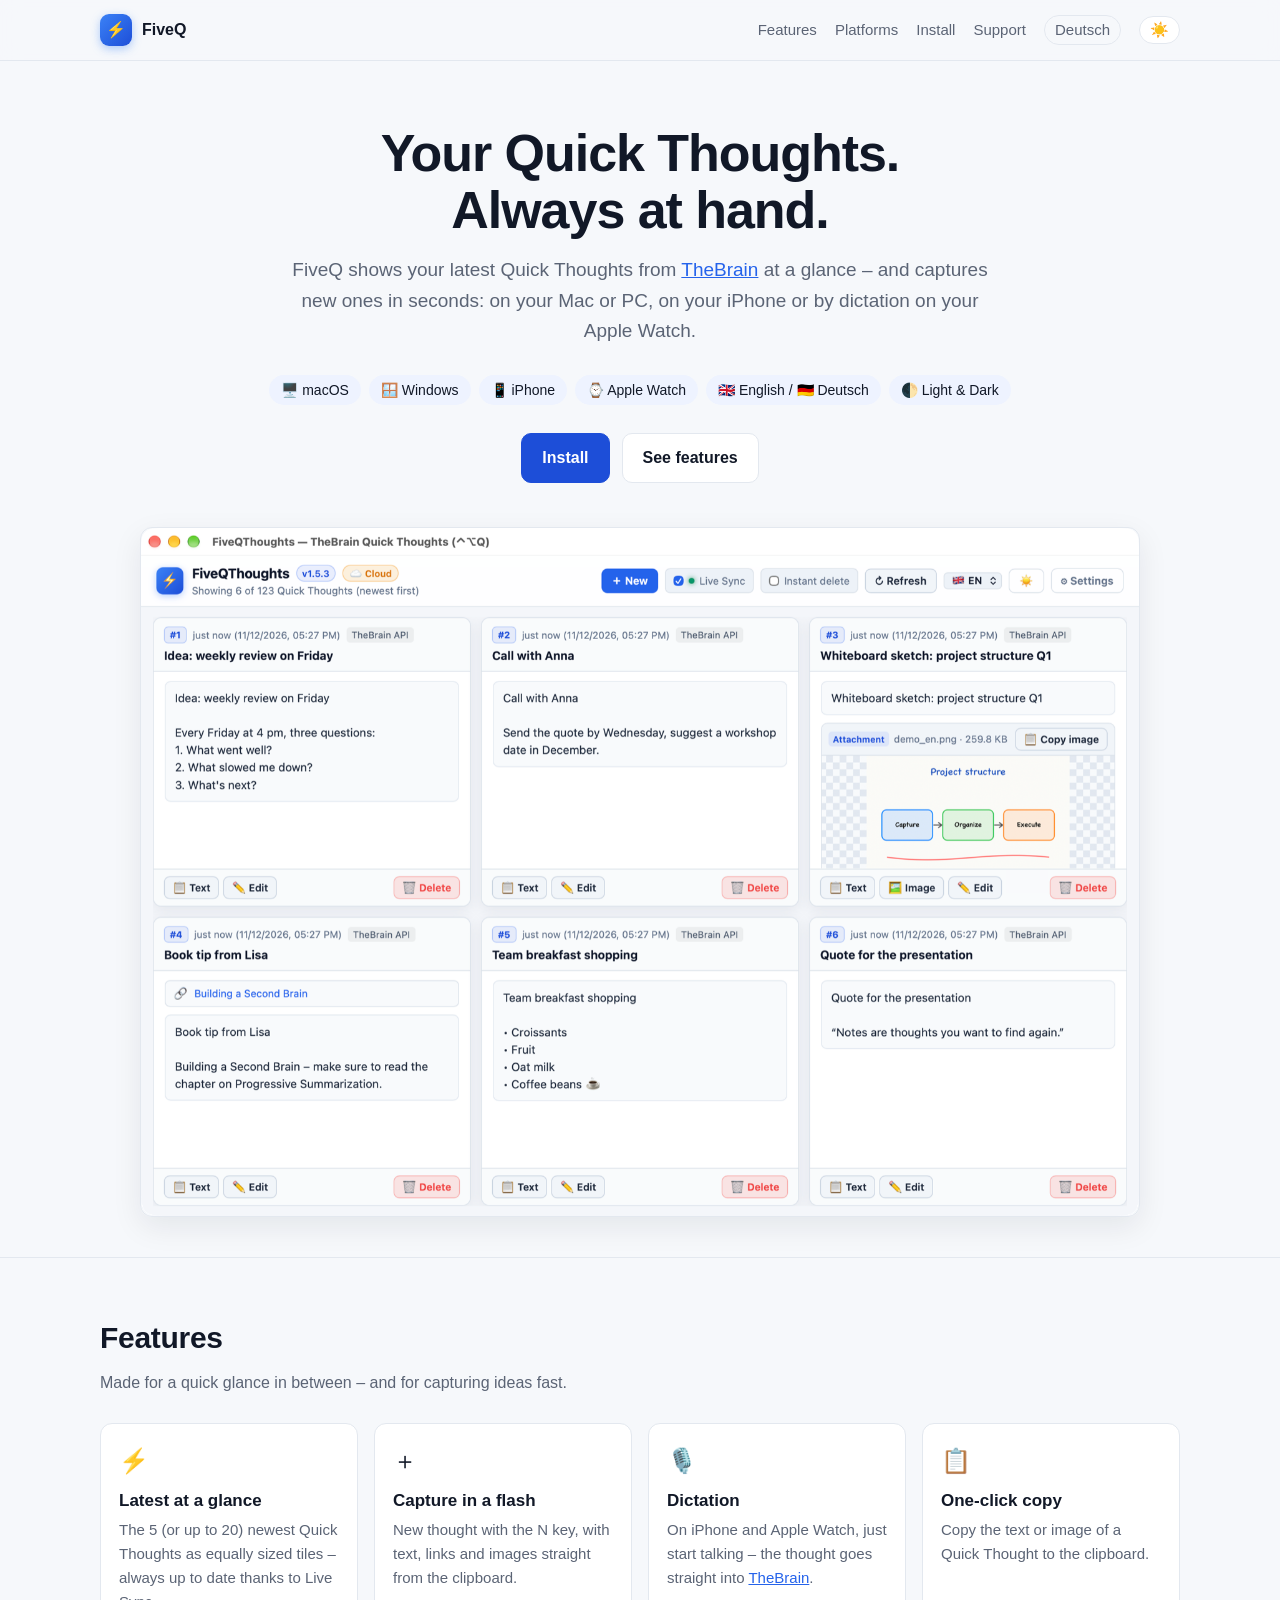
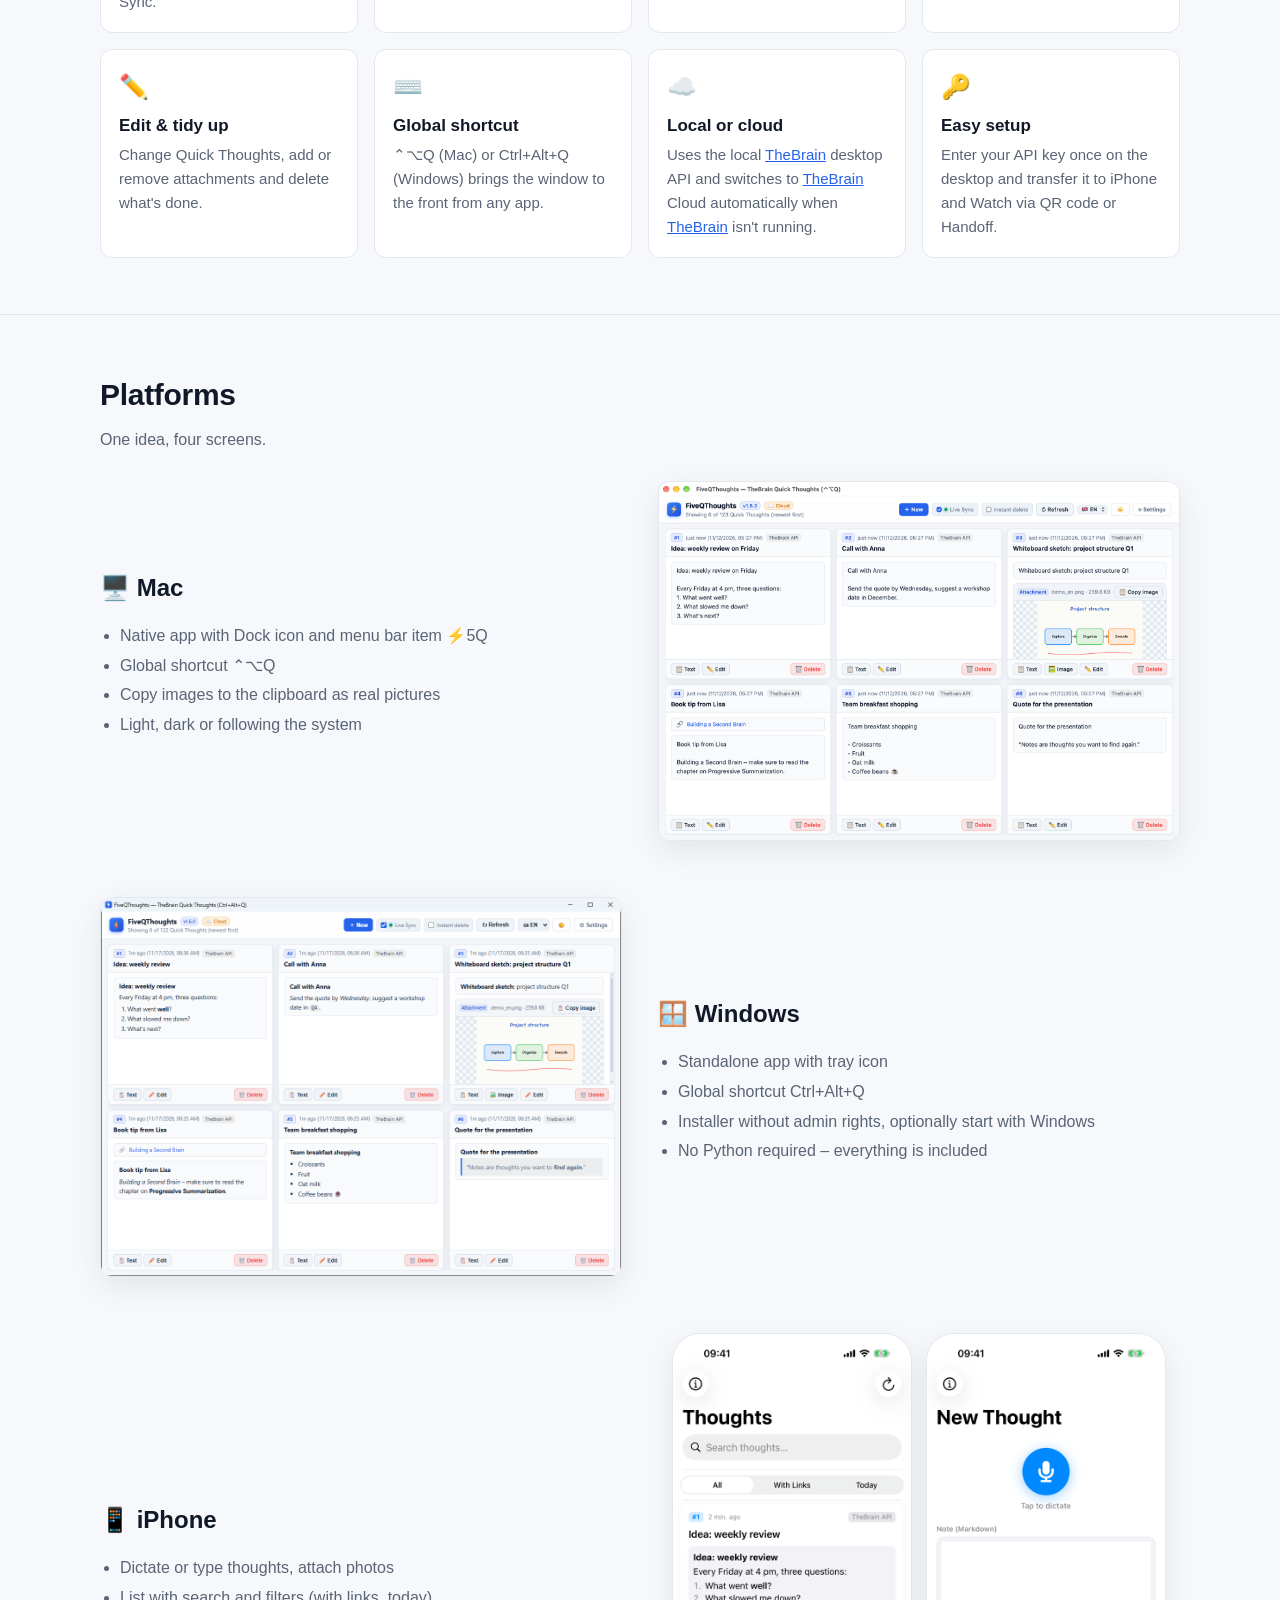
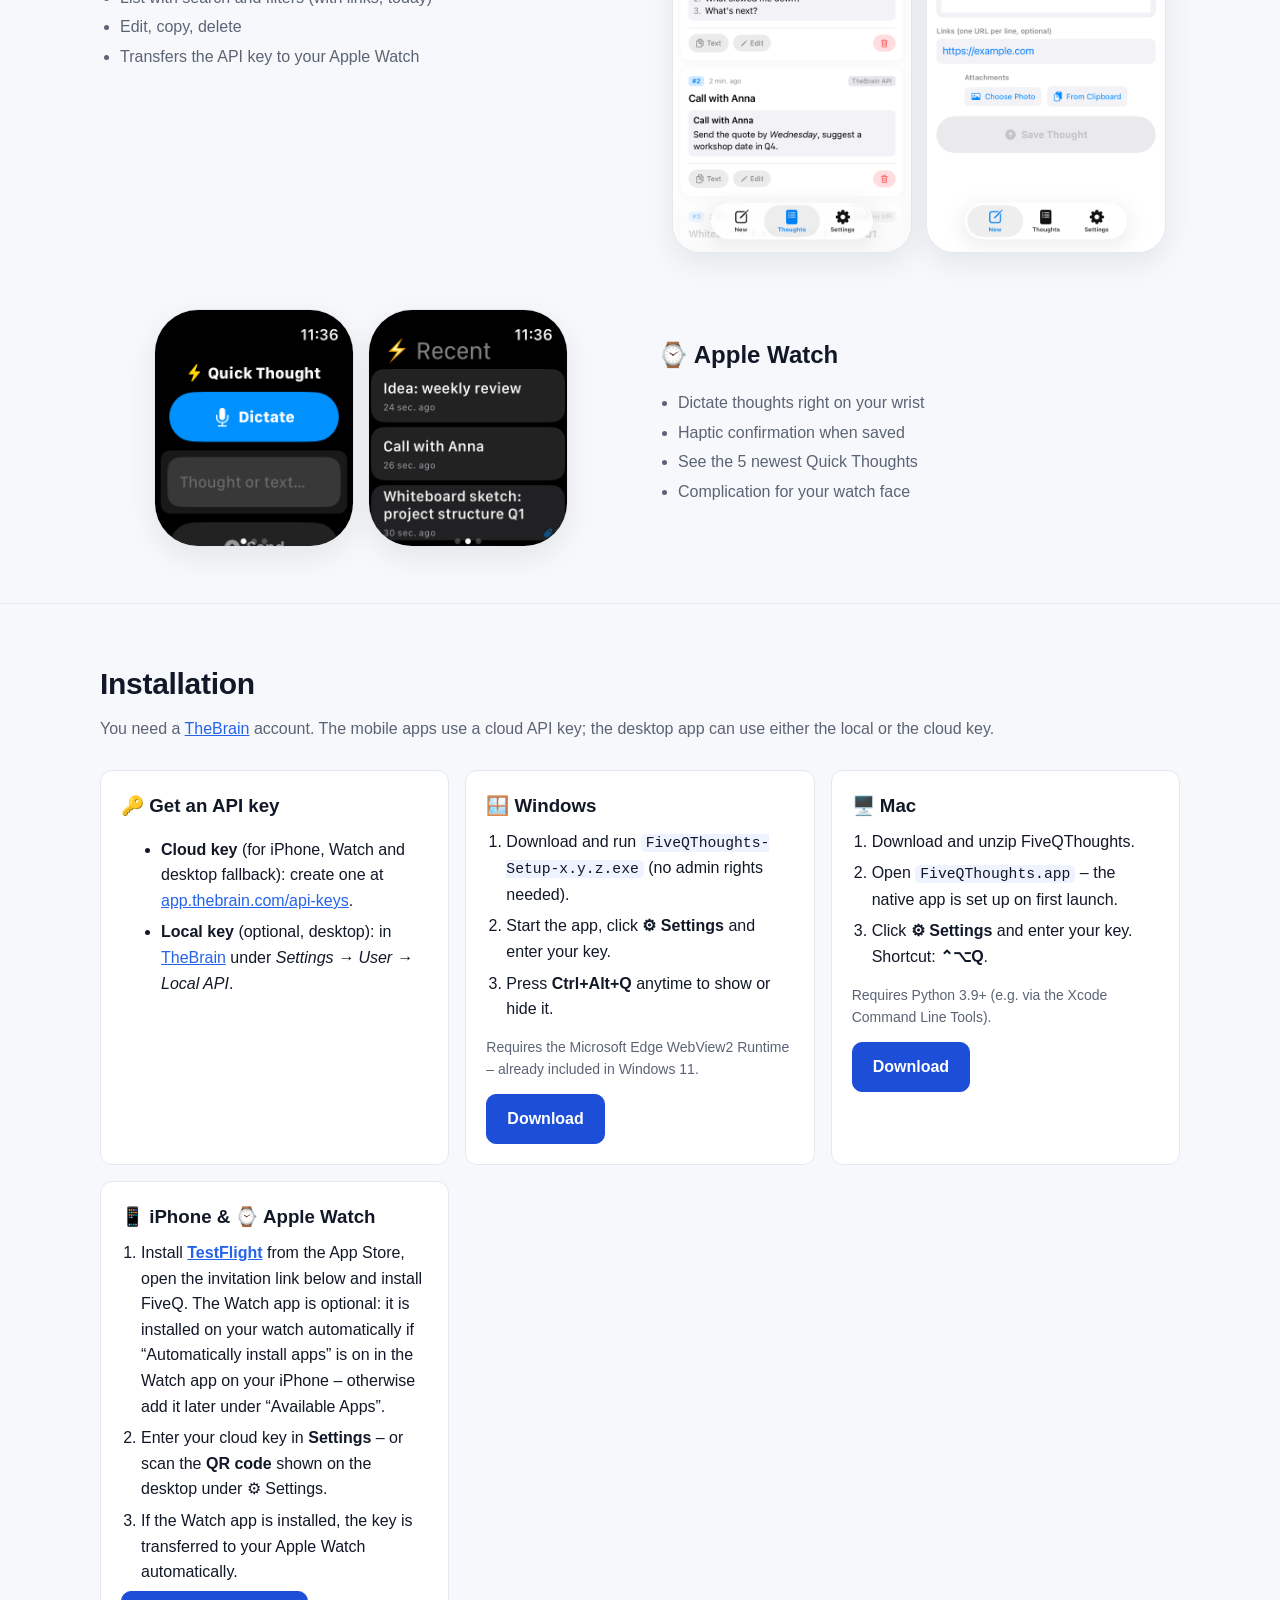
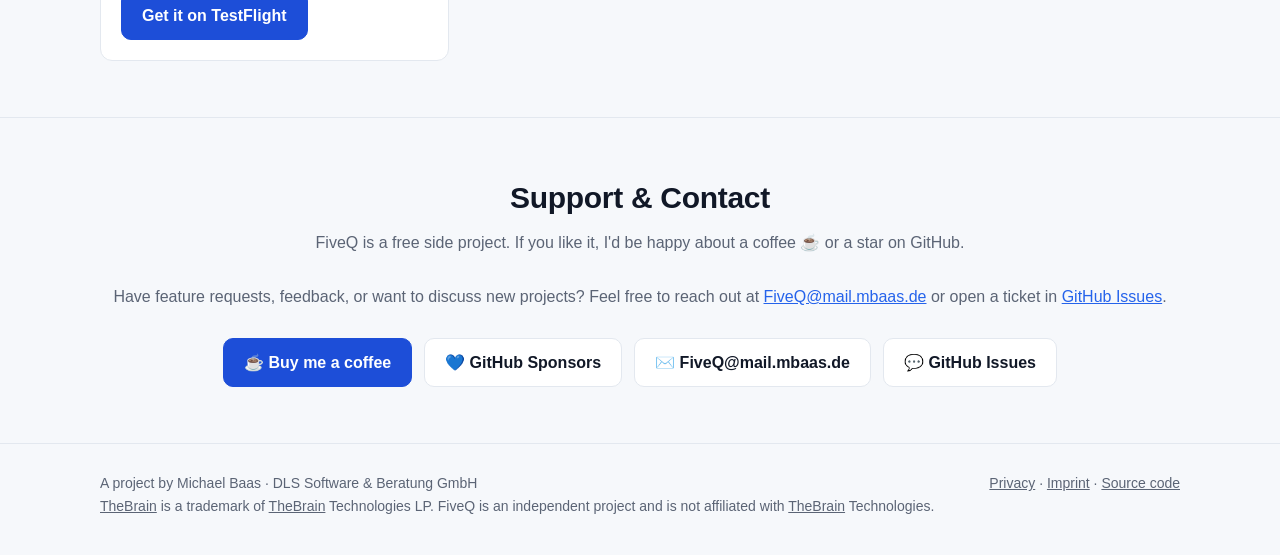
<file: docs/index.html>
<!doctype html>
<html><head><meta charset="utf-8"><title>FiveQ</title>
<meta name="viewport" content="width=device-width, initial-scale=1">
<script>location.replace((navigator.language || "en").toLowerCase().startsWith("de") ? "de/" : "en/");</script>
<meta http-equiv="refresh" content="1; url=en/">
</head><body><p><a href="de/">Deutsch</a> · <a href="en/">English</a></p></body></html>
</file>
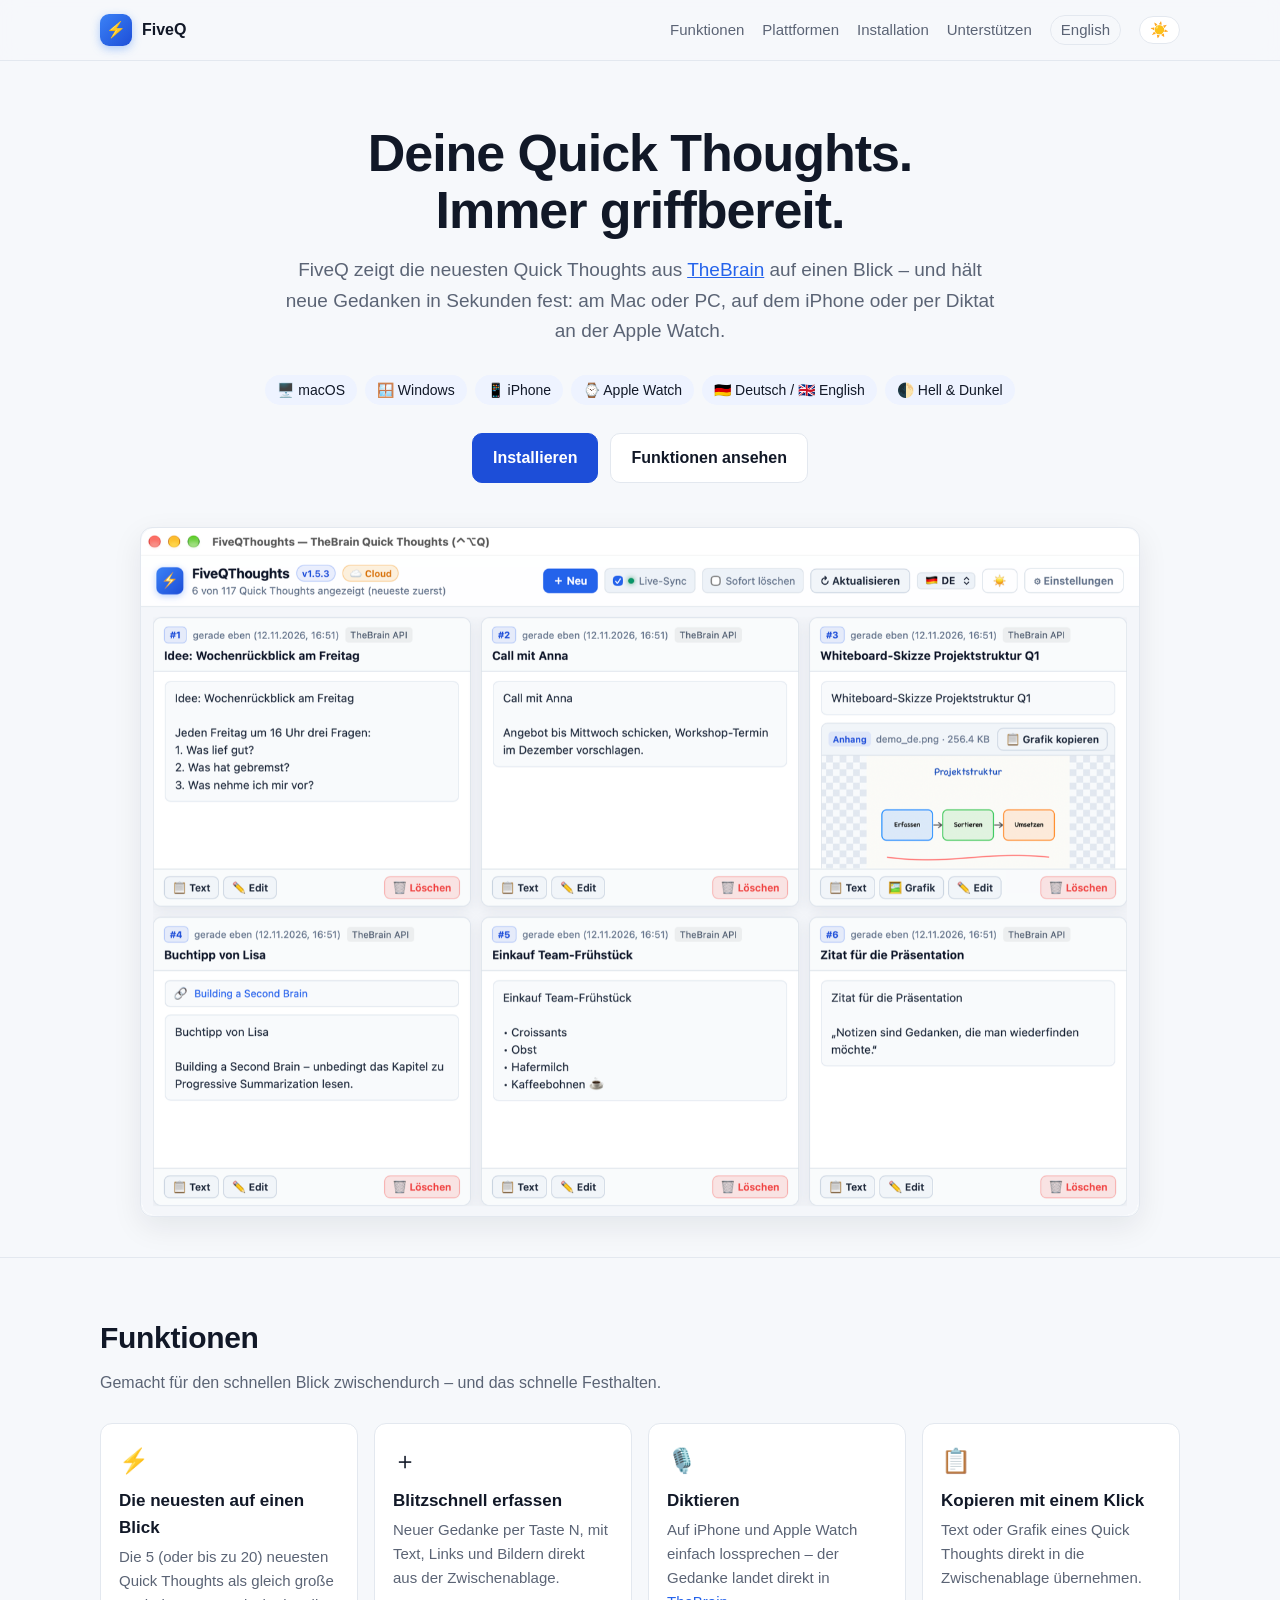
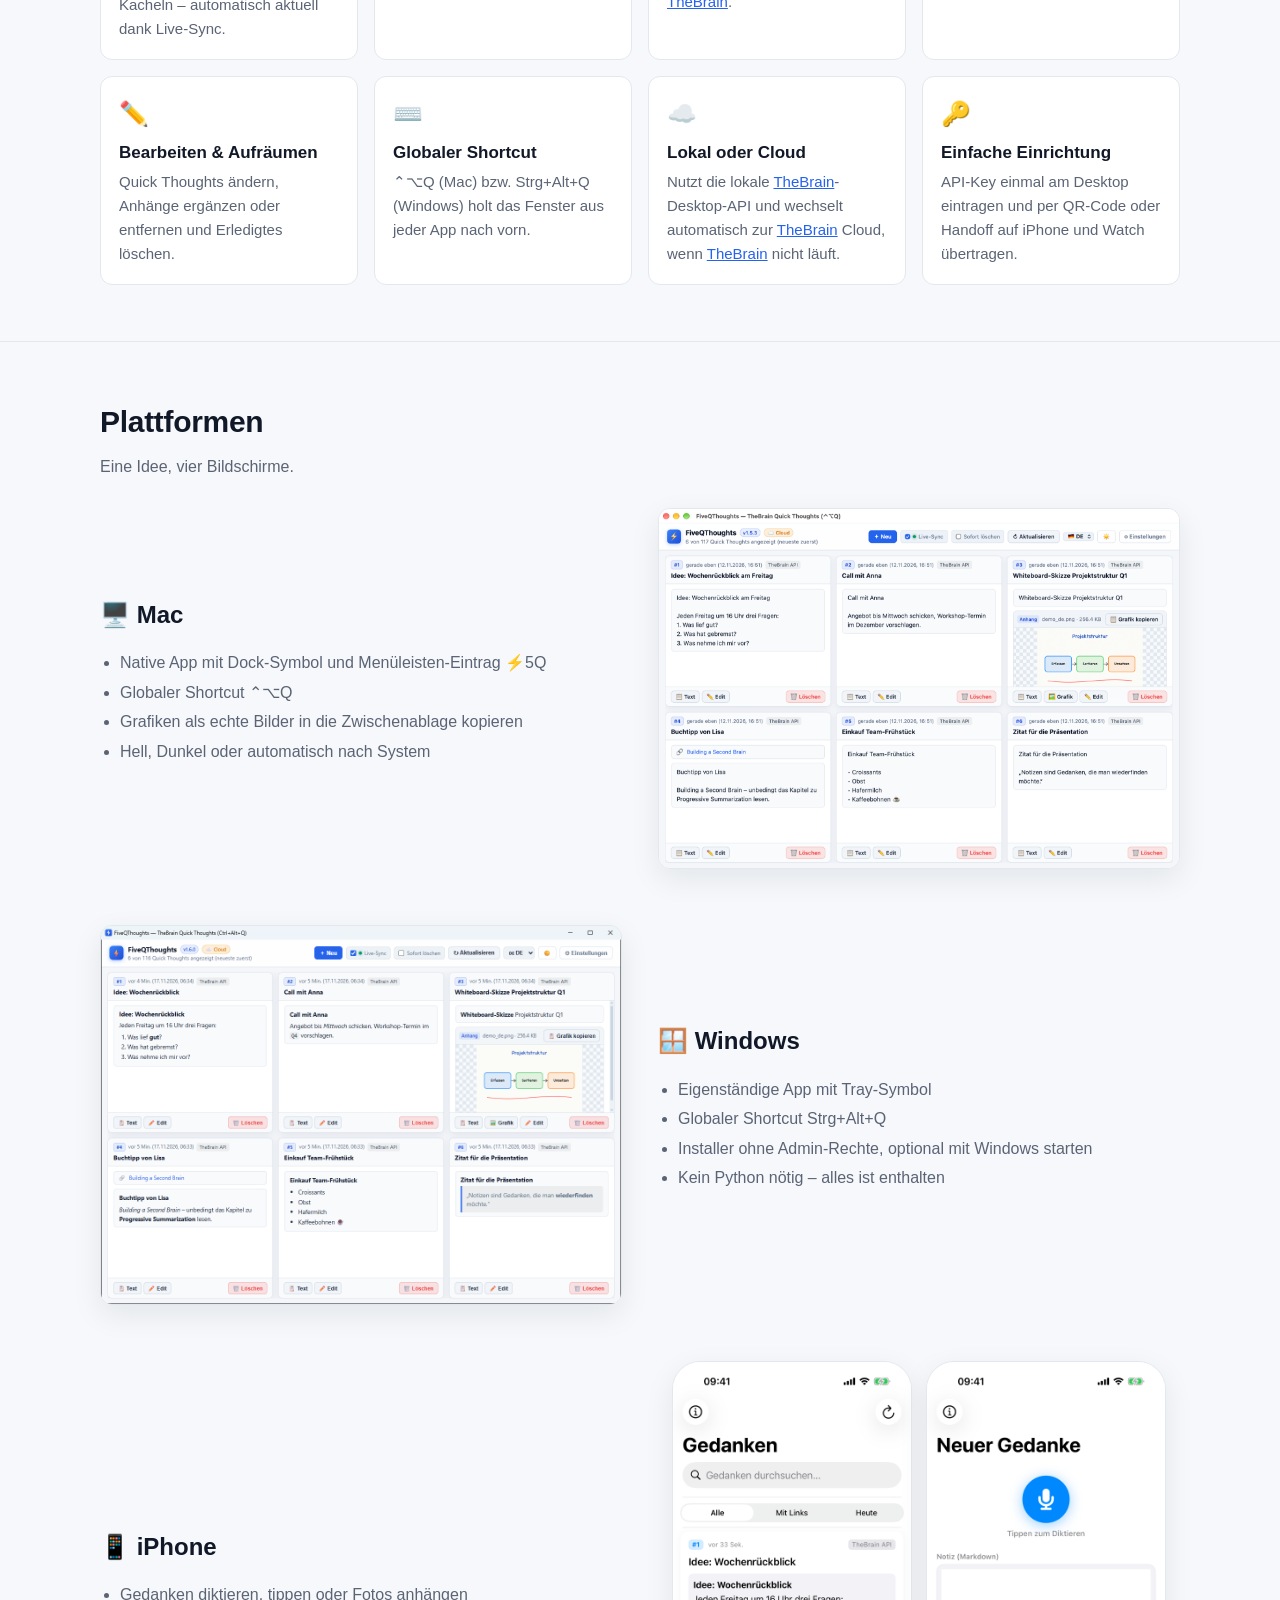
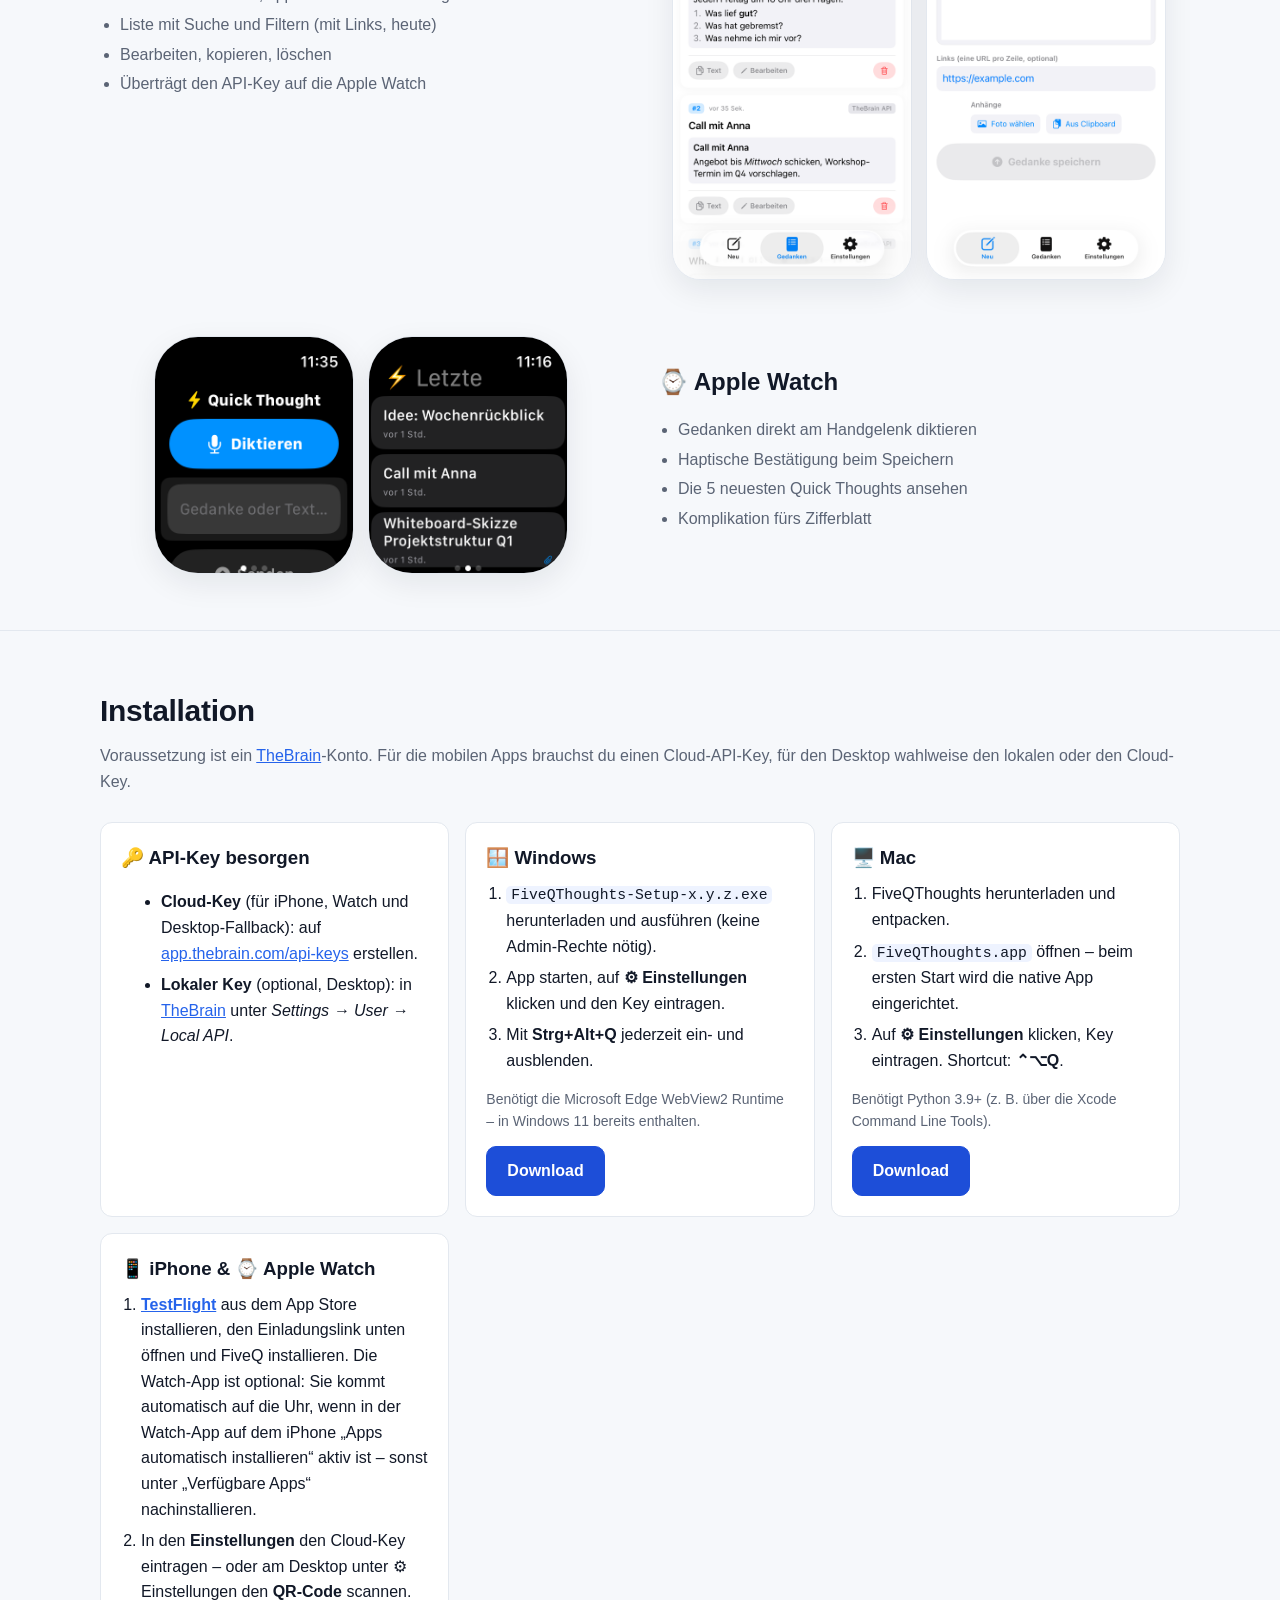
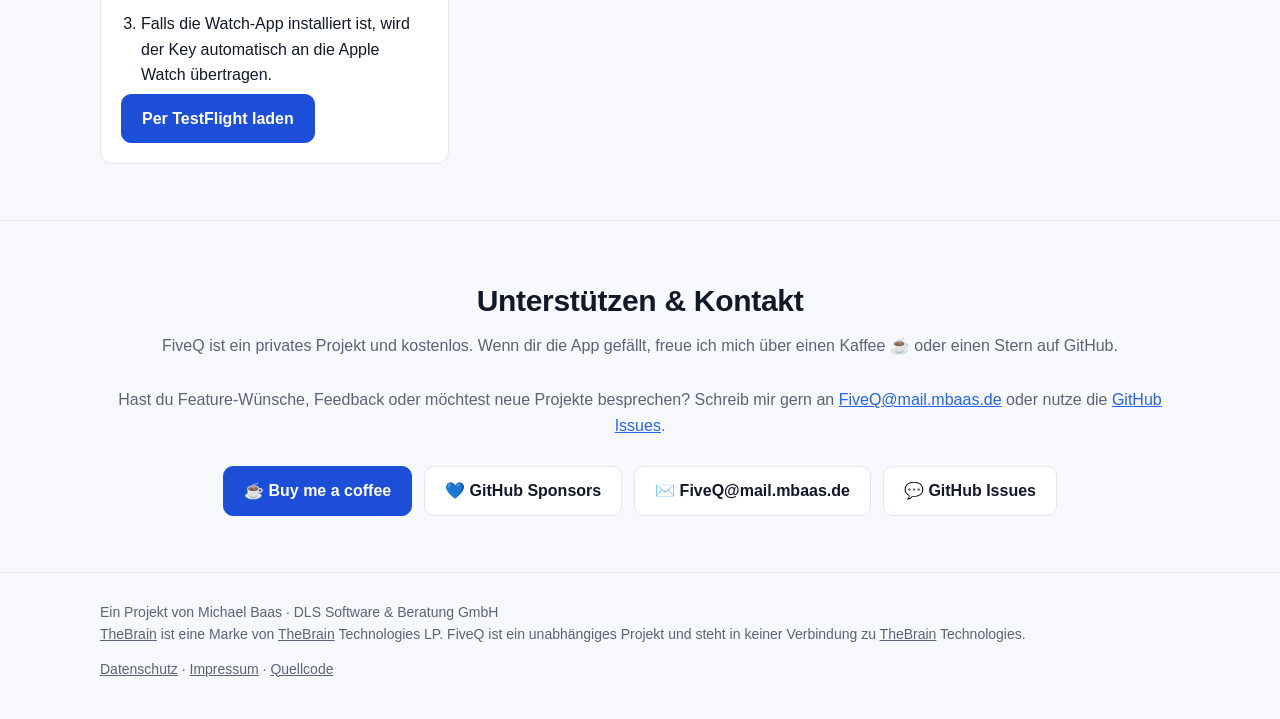
<file: docs/de/index.html>
<!doctype html>
<html lang="de">
<head>
<meta charset="utf-8">
<meta name="viewport" content="width=device-width, initial-scale=1">
<title>FiveQ – Quick Thoughts für TheBrain auf Mac, Windows, iPhone &amp; Apple Watch</title>
<meta name="description" content="FiveQ zeigt deine neuesten TheBrain Quick Thoughts auf einen Blick – und erfasst neue Gedanken in Sekunden: am Desktop, auf dem iPhone oder per Diktat an der Apple Watch.">
<meta property="og:title" content="FiveQ – Quick Thoughts für TheBrain auf Mac, Windows, iPhone &amp; Apple Watch">
<meta property="og:description" content="FiveQ zeigt deine neuesten TheBrain Quick Thoughts auf einen Blick – und erfasst neue Gedanken in Sekunden: am Desktop, auf dem iPhone oder per Diktat an der Apple Watch.">
<meta property="og:image" content="../img/mac-de-light.png">
<link rel="alternate" hreflang="en" href="../en/">
<link rel="icon" href="data:image/svg+xml,<svg xmlns='http://www.w3.org/2000/svg' viewBox='0 0 100 100'><text y='.9em' font-size='90'>⚡</text></svg>">
<link rel="stylesheet" href="../assets/style.css">
<script>
(function() {
  var root = document.documentElement;
  var mq = window.matchMedia("(prefers-color-scheme: dark)");
  function currentTheme() {
    var saved = localStorage.getItem("fiveq-theme");
    if (saved === "light" || saved === "dark") return saved;
    return mq.matches ? "dark" : "light";
  }
  function applyTheme(theme) {
    root.setAttribute("data-theme", theme);
    var btn = document.getElementById("theme-toggle");
    if (btn) btn.textContent = theme === "dark" ? "🌙" : "☀️";
    document.querySelectorAll("picture > source").forEach(function(src) {
      src.media = theme === "dark" ? "all" : "not all";
    });
  }
  applyTheme(currentTheme());
  window.addEventListener("DOMContentLoaded", function() {
    applyTheme(currentTheme());
    var btn = document.getElementById("theme-toggle");
    if (btn) {
      btn.addEventListener("click", function() {
        var next = currentTheme() === "dark" ? "light" : "dark";
        localStorage.setItem("fiveq-theme", next);
        applyTheme(next);
      });
    }
  });
  if (mq.addEventListener) {
    mq.addEventListener("change", function() {
      if (!localStorage.getItem("fiveq-theme")) applyTheme(currentTheme());
    });
  }
})();
</script>
<script data-goatcounter="https://mbaas.goatcounter.com/count"
        async src="//gc.zgo.at/count.js"></script>
</head>
<body>
<header class="site-header"><div class="wrap">
  <a class="logo" href="./"><span class="bolt">⚡</span> FiveQ</a>
  <nav class="site-nav"><a class="nav-section" href="#funktionen">Funktionen</a><a class="nav-section" href="#plattformen">Plattformen</a><a class="nav-section" href="#installation">Installation</a><a class="nav-section" href="#unterstuetzen">Unterstützen</a><a class="lang-switch" href="../en/" hreflang="en">English</a><button type="button" class="theme-toggle" id="theme-toggle" title="Design wechseln (Hell/Dunkel)" aria-label="Design wechseln (Hell/Dunkel)">🌓</button></nav>
</div></header>
<main>

<div class="hero"><div class="wrap">
  <h1>Deine Quick Thoughts.<br>Immer griffbereit.</h1>
  <p class="lead">FiveQ zeigt die neuesten Quick Thoughts aus <a href="https://www.thebrain.com">TheBrain</a> auf einen Blick – und hält neue Gedanken in Sekunden fest: am Mac oder PC, auf dem iPhone oder per Diktat an der Apple Watch.</p>
  <div class="badges"><span class="badge">🖥️ macOS</span><span class="badge">🪟 Windows</span><span class="badge">📱 iPhone</span><span class="badge">⌚ Apple Watch</span><span class="badge">🇩🇪 Deutsch / 🇬🇧 English</span><span class="badge">🌓 Hell &amp; Dunkel</span></div>
  <div class="cta"><a class="btn primary" href="#installation">Installieren</a><a class="btn" href="#funktionen">Funktionen ansehen</a></div>
  <div class="hero-shot"><picture><source srcset="../img/mac-de-dark.png" media="(prefers-color-scheme: dark)"><img class="shot" src="../img/mac-de-light.png" alt="FiveQThoughts auf dem Mac mit sechs Quick Thoughts" loading="lazy"></picture></div>
</div></div>

<section id="funktionen"><div class="wrap">
  <h2>Funktionen</h2><p class="sub">Gemacht für den schnellen Blick zwischendurch – und das schnelle Festhalten.</p>
  <div class="features"><div class="feature"><div class="ico">⚡</div><h3>Die neuesten auf einen Blick</h3><p>Die 5 (oder bis zu 20) neuesten Quick Thoughts als gleich große Kacheln – automatisch aktuell dank Live-Sync.</p></div><div class="feature"><div class="ico">＋</div><h3>Blitzschnell erfassen</h3><p>Neuer Gedanke per Taste N, mit Text, Links und Bildern direkt aus der Zwischenablage.</p></div><div class="feature"><div class="ico">🎙️</div><h3>Diktieren</h3><p>Auf iPhone und Apple Watch einfach lossprechen – der Gedanke landet direkt in <a href="https://www.thebrain.com">TheBrain</a>.</p></div><div class="feature"><div class="ico">📋</div><h3>Kopieren mit einem Klick</h3><p>Text oder Grafik eines Quick Thoughts direkt in die Zwischenablage übernehmen.</p></div><div class="feature"><div class="ico">✏️</div><h3>Bearbeiten &amp; Aufräumen</h3><p>Quick Thoughts ändern, Anhänge ergänzen oder entfernen und Erledigtes löschen.</p></div><div class="feature"><div class="ico">⌨️</div><h3>Globaler Shortcut</h3><p>⌃⌥Q (Mac) bzw. Strg+Alt+Q (Windows) holt das Fenster aus jeder App nach vorn.</p></div><div class="feature"><div class="ico">☁️</div><h3>Lokal oder Cloud</h3><p>Nutzt die lokale <a href="https://www.thebrain.com">TheBrain</a>-Desktop-API und wechselt automatisch zur <a href="https://www.thebrain.com">TheBrain</a> Cloud, wenn <a href="https://www.thebrain.com">TheBrain</a> nicht läuft.</p></div><div class="feature"><div class="ico">🔑</div><h3>Einfache Einrichtung</h3><p>API-Key einmal am Desktop eintragen und per QR-Code oder Handoff auf iPhone und Watch übertragen.</p></div></div>
</div></section>

<section id="plattformen"><div class="wrap">
  <h2>Plattformen</h2><p class="sub">Eine Idee, vier Bildschirme.</p>

  <div class="platform">
    <div class="pl-text"><h3>🖥️ Mac</h3><ul><li>Native App mit Dock-Symbol und Menüleisten-Eintrag ⚡5Q</li><li>Globaler Shortcut ⌃⌥Q</li><li>Grafiken als echte Bilder in die Zwischenablage kopieren</li><li>Hell, Dunkel oder automatisch nach System</li></ul></div>
    <div><picture><source srcset="../img/mac-de-dark.png" media="(prefers-color-scheme: dark)"><img class="shot" src="../img/mac-de-light.png" alt="FiveQThoughts auf dem Mac" loading="lazy"></picture></div>
  </div>

  <div class="platform reverse">
    <div class="pl-text"><h3>🪟 Windows</h3><ul><li>Eigenständige App mit Tray-Symbol</li><li>Globaler Shortcut Strg+Alt+Q</li><li>Installer ohne Admin-Rechte, optional mit Windows starten</li><li>Kein Python nötig – alles ist enthalten</li></ul></div>
    <div><picture><source srcset="../img/win-de-dark.png" media="(prefers-color-scheme: dark)"><img class="shot" src="../img/win-de-light.png" alt="FiveQThoughts unter Windows" loading="lazy"></picture></div>
  </div>

  <div class="platform">
    <div class="pl-text"><h3>📱 iPhone</h3><ul><li>Gedanken diktieren, tippen oder Fotos anhängen</li><li>Liste mit Suche und Filtern (mit Links, heute)</li><li>Bearbeiten, kopieren, löschen</li><li>Überträgt den API-Key auf die Apple Watch</li></ul></div>
    <div class="phones"><picture><source srcset="../img/ios-de-list-dark.png" media="(prefers-color-scheme: dark)"><img class="shot" src="../img/ios-de-list-light.png" alt="FiveQ auf dem iPhone: Liste der Quick Thoughts" loading="lazy"></picture><img class="shot" src="../img/ios-de-new-light.png" alt="FiveQ auf dem iPhone: neuer Gedanke" loading="lazy"></div>
  </div>

  <div class="platform reverse">
    <div class="pl-text"><h3>⌚ Apple Watch</h3><ul><li>Gedanken direkt am Handgelenk diktieren</li><li>Haptische Bestätigung beim Speichern</li><li>Die 5 neuesten Quick Thoughts ansehen</li><li>Komplikation fürs Zifferblatt</li></ul></div>
    <div class="phones watch"><img class="shot" src="../img/watch-de-new.png" alt="FiveQ auf der Apple Watch" loading="lazy"><img class="shot" src="../img/watch-de-list.png" alt="FiveQ auf der Apple Watch" loading="lazy"></div>
  </div>
</div></section>

<section id="installation"><div class="wrap">
  <h2>Installation</h2><p class="sub">Voraussetzung ist ein <a href="https://www.thebrain.com">TheBrain</a>-Konto. Für die mobilen Apps brauchst du einen Cloud-API-Key, für den Desktop wahlweise den lokalen oder den Cloud-Key.</p>
  <div class="install">
    <div class="card"><h3>🔑 API-Key besorgen</h3><ul><li><strong>Cloud-Key</strong> (für iPhone, Watch und Desktop-Fallback): auf <a href="https://app.thebrain.com/api-keys">app.thebrain.com/api-keys</a> erstellen.</li><li><strong>Lokaler Key</strong> (optional, Desktop): in <a href="https://www.thebrain.com">TheBrain</a> unter <em>Settings → User → Local API</em>.</li></ul></div>
    <div class="card"><h3>🪟 Windows</h3><ol><li><code>FiveQThoughts-Setup-x.y.z.exe</code> herunterladen und ausführen (keine Admin-Rechte nötig).</li><li>App starten, auf <strong>⚙ Einstellungen</strong> klicken und den Key eintragen.</li><li>Mit <strong>Strg+Alt+Q</strong> jederzeit ein- und ausblenden.</li></ol><p class="note">Benötigt die Microsoft Edge WebView2 Runtime – in Windows 11 bereits enthalten.</p><a class="btn primary" href="https://github.com/mbaas2/FiveQThoughts/releases/latest">Download</a></div>
    <div class="card"><h3>🖥️ Mac</h3><ol><li>FiveQThoughts herunterladen und entpacken.</li><li><code>FiveQThoughts.app</code> öffnen – beim ersten Start wird die native App eingerichtet.</li><li>Auf <strong>⚙ Einstellungen</strong> klicken, Key eintragen. Shortcut: <strong>⌃⌥Q</strong>.</li></ol><p class="note">Benötigt Python 3.9+ (z. B. über die Xcode Command Line Tools).</p><a class="btn primary" href="https://github.com/mbaas2/FiveQThoughts/releases/latest">Download</a></div>
    <div class="card"><h3>📱 iPhone & ⌚ Apple Watch</h3><ol><li><a href="https://apps.apple.com/app/testflight/id899247664"><strong>TestFlight</strong></a> aus dem App Store installieren, den Einladungslink unten öffnen und FiveQ installieren. Die Watch-App ist optional: Sie kommt automatisch auf die Uhr, wenn in der Watch-App auf dem iPhone „Apps automatisch installieren“ aktiv ist – sonst unter „Verfügbare Apps“ nachinstallieren.</li><li>In den <strong>Einstellungen</strong> den Cloud-Key eintragen – oder am Desktop unter ⚙ Einstellungen den <strong>QR-Code</strong> scannen.</li><li>Falls die Watch-App installiert ist, wird der Key automatisch an die Apple Watch übertragen.</li></ol><a class="btn primary" href="https://testflight.apple.com/join/Fmn9sSgS">Per TestFlight laden</a></div>
  </div>
</div></section>

<section id="unterstuetzen" class="support"><div class="wrap">
  <h2>Unterstützen &amp; Kontakt</h2>
  <p class="sub">FiveQ ist ein privates Projekt und kostenlos. Wenn dir die App gefällt, freue ich mich über einen Kaffee ☕ oder einen Stern auf GitHub.</p>
  <p class="sub">Hast du Feature-Wünsche, Feedback oder möchtest neue Projekte besprechen? Schreib mir gern an <a href="mailto:FiveQ@mail.mbaas.de">FiveQ@mail.mbaas.de</a> oder nutze die <a href="https://github.com/mbaas2/FiveQThoughts/issues">GitHub Issues</a>.</p>
  <div class="cta"><a class="btn primary" href="https://buymeacoffee.com/mbaas">☕ Buy me a coffee</a><a class="btn" href="https://github.com/sponsors/mbaas2">💙 GitHub Sponsors</a><a class="btn" href="mailto:FiveQ@mail.mbaas.de">✉️ FiveQ@mail.mbaas.de</a><a class="btn" href="https://github.com/mbaas2/FiveQThoughts/issues">💬 GitHub Issues</a></div>
</div></section>

</main>
<footer><div class="wrap">
  <div>Ein Projekt von Michael Baas · DLS Software &amp; Beratung GmbH<br><span class="note"><a href="https://www.thebrain.com">TheBrain</a> ist eine Marke von <a href="https://www.thebrain.com">TheBrain</a> Technologies LP. FiveQ ist ein unabhängiges Projekt und steht in keiner Verbindung zu <a href="https://www.thebrain.com">TheBrain</a> Technologies.</span></div>
  <div><a href="datenschutz.html">Datenschutz</a> · <a href="impressum.html">Impressum</a> · <a href="https://github.com/mbaas2/FiveQThoughts">Quellcode</a></div>
</div></footer>
</body>
</html>
</file>
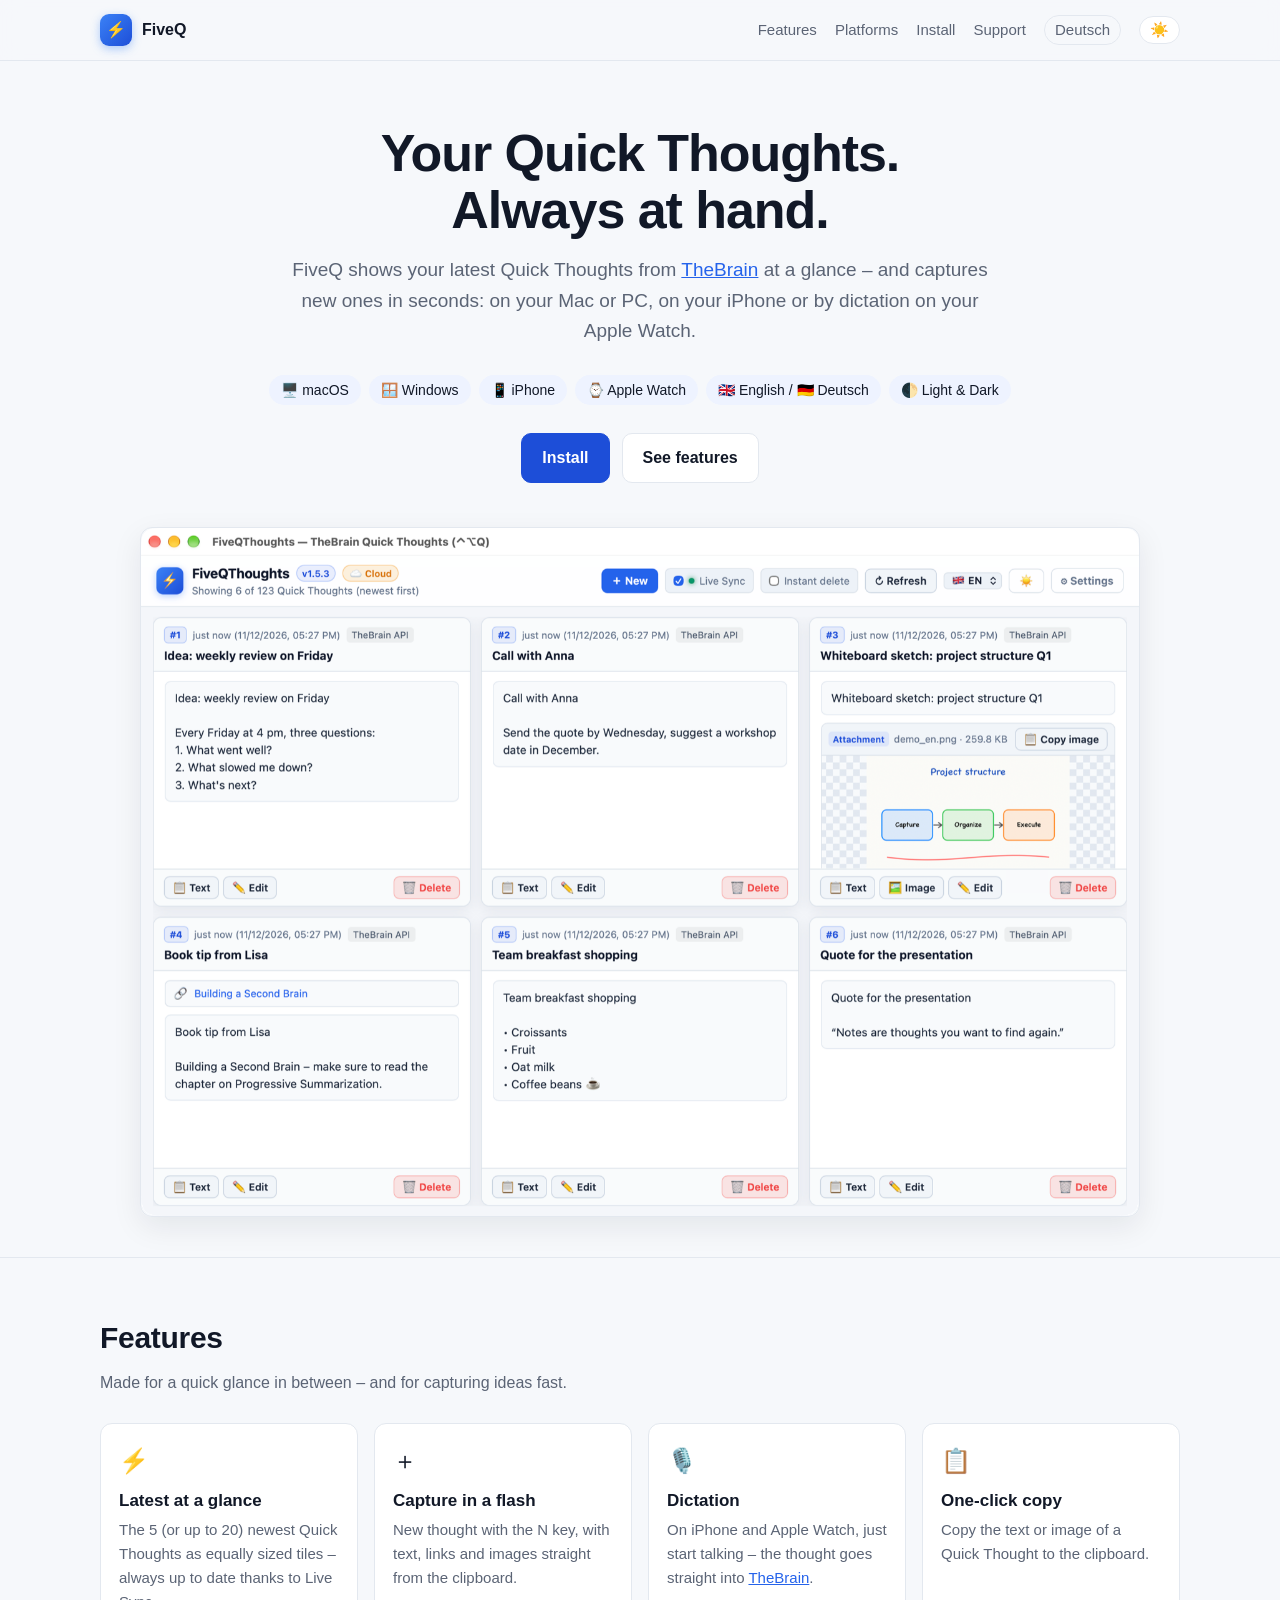
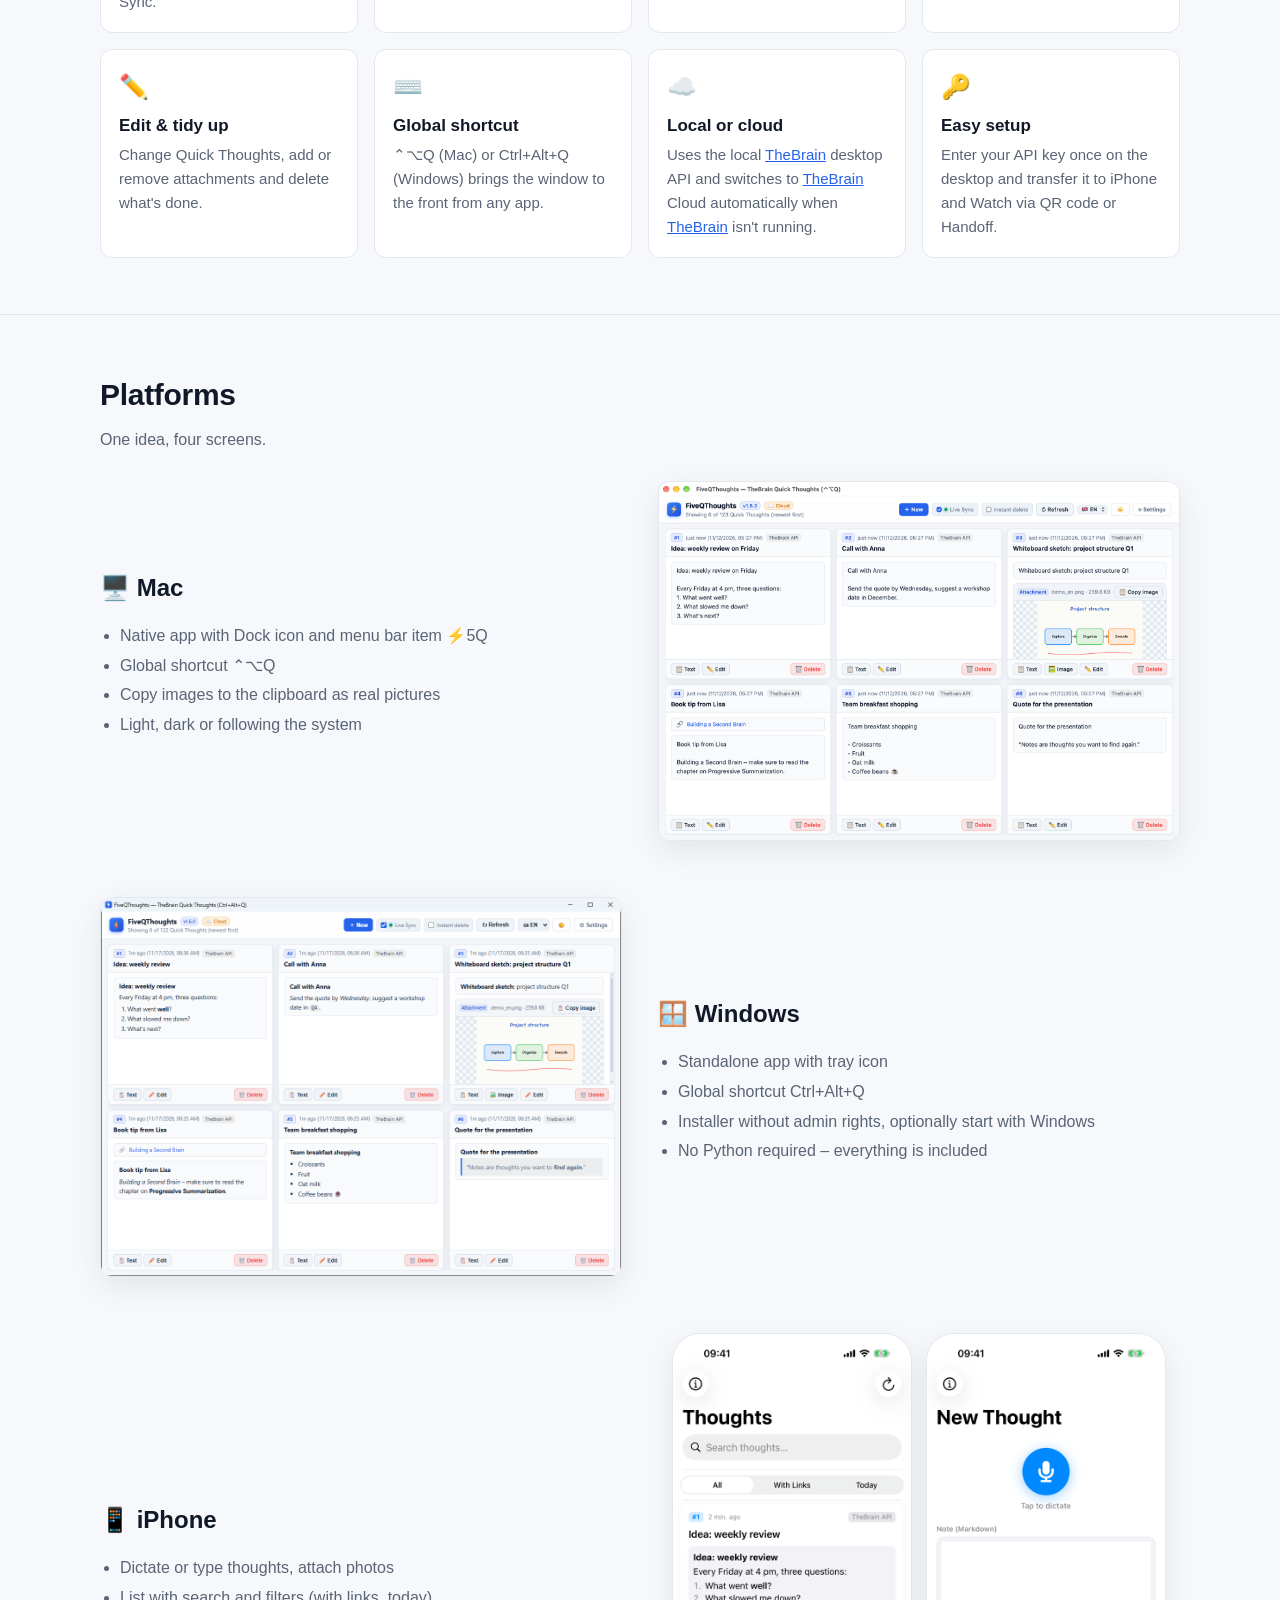
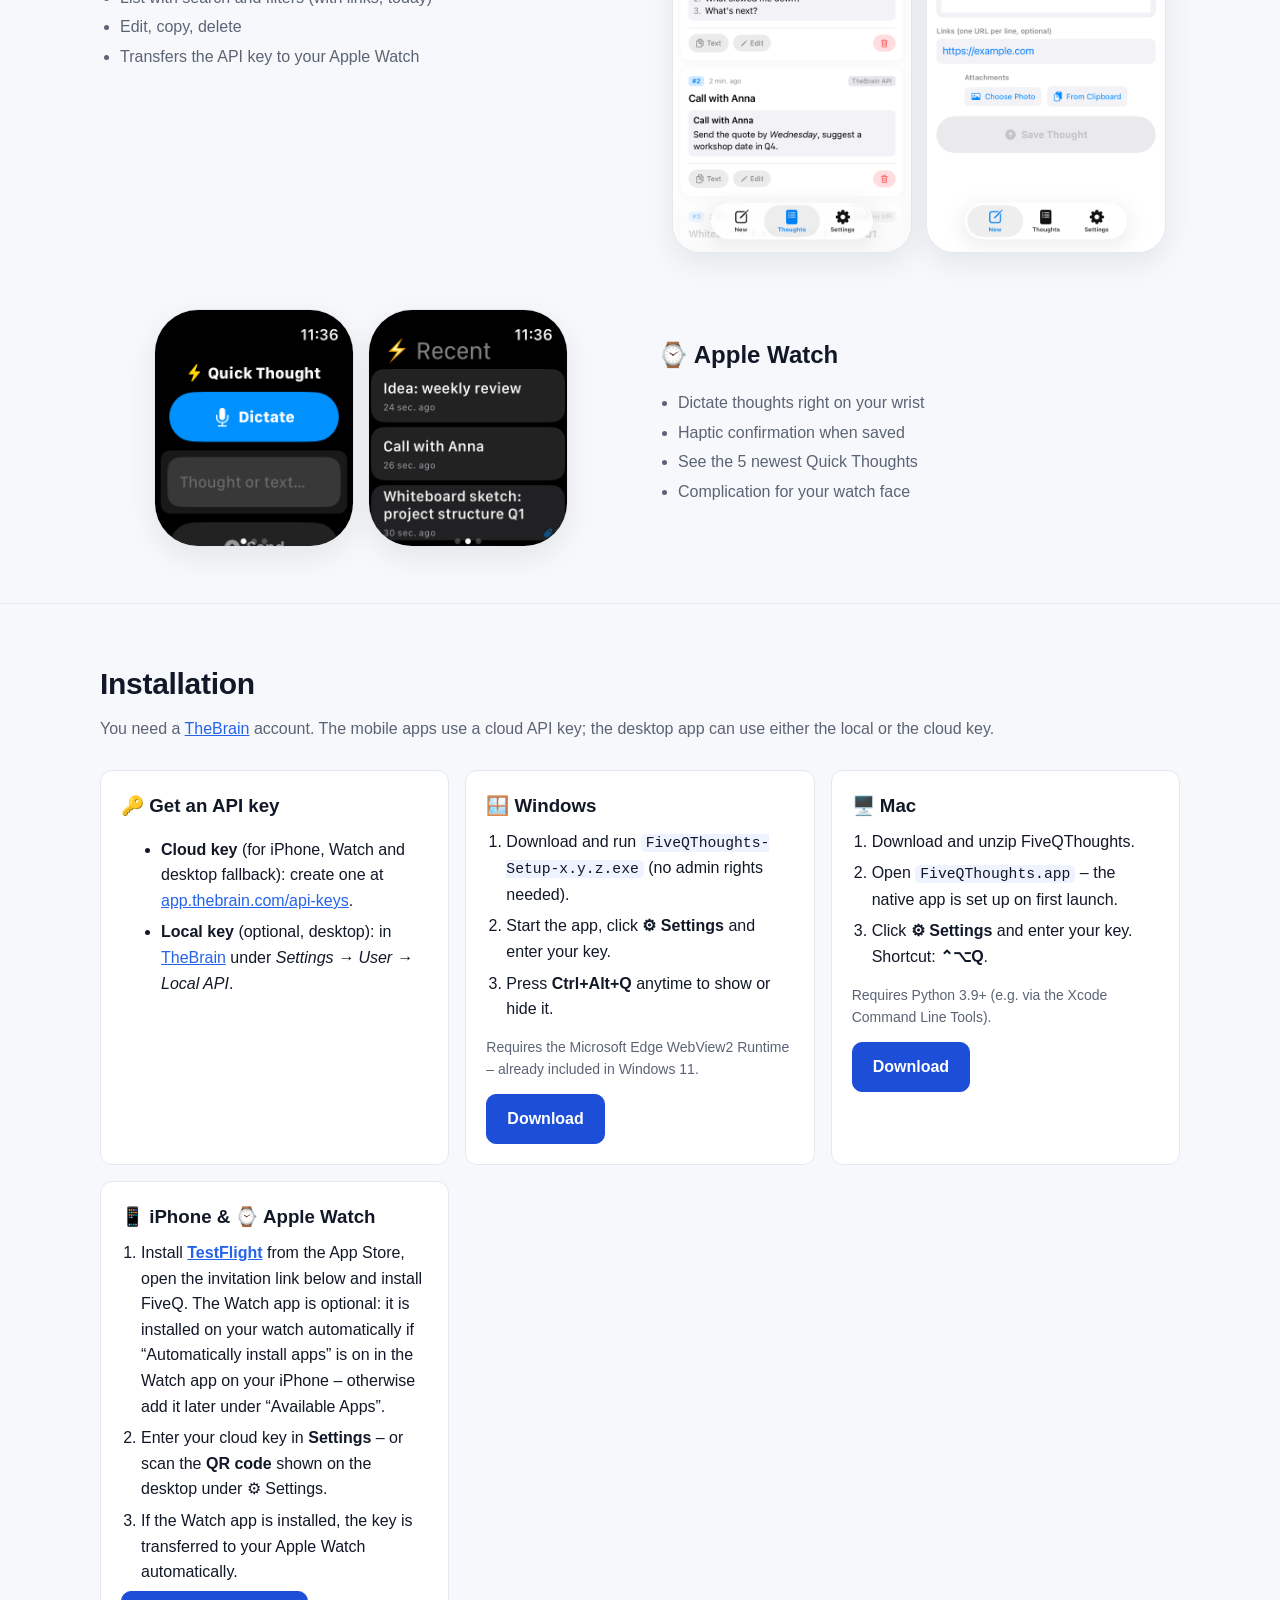
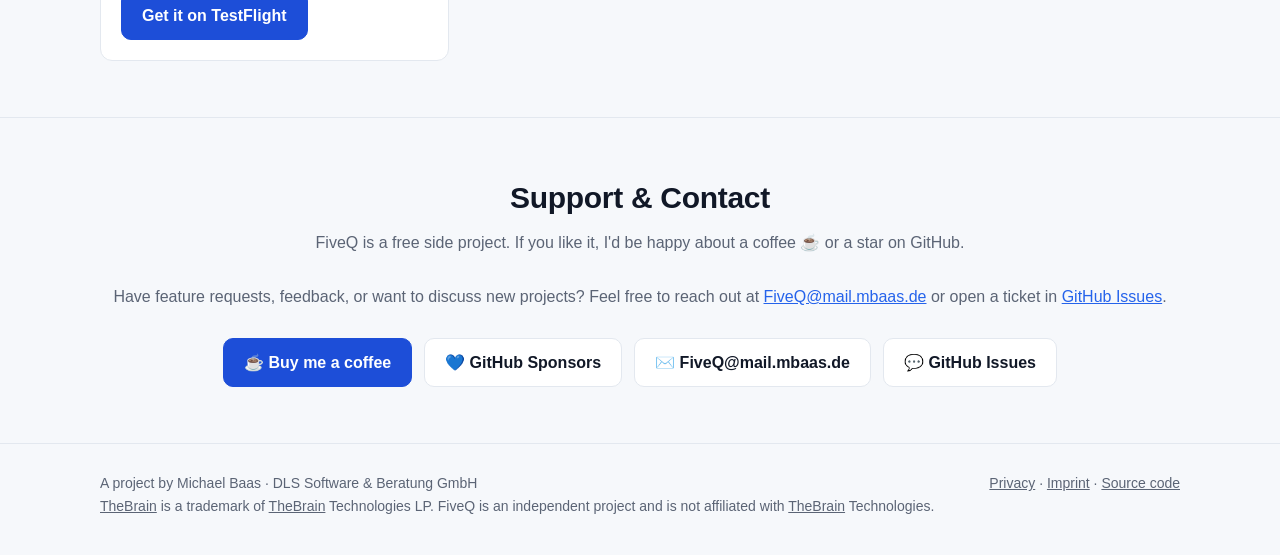
<file: docs/en/index.html>
<!doctype html>
<html lang="en">
<head>
<meta charset="utf-8">
<meta name="viewport" content="width=device-width, initial-scale=1">
<title>FiveQ – Quick Thoughts for TheBrain on Mac, Windows, iPhone &amp; Apple Watch</title>
<meta name="description" content="FiveQ shows your latest TheBrain Quick Thoughts at a glance – and captures new ones in seconds: on the desktop, on your iPhone or by dictation on your Apple Watch.">
<meta property="og:title" content="FiveQ – Quick Thoughts for TheBrain on Mac, Windows, iPhone &amp; Apple Watch">
<meta property="og:description" content="FiveQ shows your latest TheBrain Quick Thoughts at a glance – and captures new ones in seconds: on the desktop, on your iPhone or by dictation on your Apple Watch.">
<meta property="og:image" content="../img/mac-en-light.png">
<link rel="alternate" hreflang="de" href="../de/">
<link rel="icon" href="data:image/svg+xml,<svg xmlns='http://www.w3.org/2000/svg' viewBox='0 0 100 100'><text y='.9em' font-size='90'>⚡</text></svg>">
<link rel="stylesheet" href="../assets/style.css">
<script>
(function() {
  var root = document.documentElement;
  var mq = window.matchMedia("(prefers-color-scheme: dark)");
  function currentTheme() {
    var saved = localStorage.getItem("fiveq-theme");
    if (saved === "light" || saved === "dark") return saved;
    return mq.matches ? "dark" : "light";
  }
  function applyTheme(theme) {
    root.setAttribute("data-theme", theme);
    var btn = document.getElementById("theme-toggle");
    if (btn) btn.textContent = theme === "dark" ? "🌙" : "☀️";
    document.querySelectorAll("picture > source").forEach(function(src) {
      src.media = theme === "dark" ? "all" : "not all";
    });
  }
  applyTheme(currentTheme());
  window.addEventListener("DOMContentLoaded", function() {
    applyTheme(currentTheme());
    var btn = document.getElementById("theme-toggle");
    if (btn) {
      btn.addEventListener("click", function() {
        var next = currentTheme() === "dark" ? "light" : "dark";
        localStorage.setItem("fiveq-theme", next);
        applyTheme(next);
      });
    }
  });
  if (mq.addEventListener) {
    mq.addEventListener("change", function() {
      if (!localStorage.getItem("fiveq-theme")) applyTheme(currentTheme());
    });
  }
})();
</script>
<script data-goatcounter="https://mbaas.goatcounter.com/count"
        async src="//gc.zgo.at/count.js"></script>
</head>
<body>
<header class="site-header"><div class="wrap">
  <a class="logo" href="./"><span class="bolt">⚡</span> FiveQ</a>
  <nav class="site-nav"><a class="nav-section" href="#features">Features</a><a class="nav-section" href="#platforms">Platforms</a><a class="nav-section" href="#install">Install</a><a class="nav-section" href="#support">Support</a><a class="lang-switch" href="../de/" hreflang="de">Deutsch</a><button type="button" class="theme-toggle" id="theme-toggle" title="Toggle theme (Light/Dark)" aria-label="Toggle theme (Light/Dark)">🌓</button></nav>
</div></header>
<main>

<div class="hero"><div class="wrap">
  <h1>Your Quick Thoughts.<br>Always at hand.</h1>
  <p class="lead">FiveQ shows your latest Quick Thoughts from <a href="https://www.thebrain.com">TheBrain</a> at a glance – and captures new ones in seconds: on your Mac or PC, on your iPhone or by dictation on your Apple Watch.</p>
  <div class="badges"><span class="badge">🖥️ macOS</span><span class="badge">🪟 Windows</span><span class="badge">📱 iPhone</span><span class="badge">⌚ Apple Watch</span><span class="badge">🇬🇧 English / 🇩🇪 Deutsch</span><span class="badge">🌓 Light &amp; Dark</span></div>
  <div class="cta"><a class="btn primary" href="#install">Install</a><a class="btn" href="#features">See features</a></div>
  <div class="hero-shot"><picture><source srcset="../img/mac-en-dark.png" media="(prefers-color-scheme: dark)"><img class="shot" src="../img/mac-en-light.png" alt="FiveQThoughts on the Mac showing six Quick Thoughts" loading="lazy"></picture></div>
</div></div>

<section id="features"><div class="wrap">
  <h2>Features</h2><p class="sub">Made for a quick glance in between – and for capturing ideas fast.</p>
  <div class="features"><div class="feature"><div class="ico">⚡</div><h3>Latest at a glance</h3><p>The 5 (or up to 20) newest Quick Thoughts as equally sized tiles – always up to date thanks to Live Sync.</p></div><div class="feature"><div class="ico">＋</div><h3>Capture in a flash</h3><p>New thought with the N key, with text, links and images straight from the clipboard.</p></div><div class="feature"><div class="ico">🎙️</div><h3>Dictation</h3><p>On iPhone and Apple Watch, just start talking – the thought goes straight into <a href="https://www.thebrain.com">TheBrain</a>.</p></div><div class="feature"><div class="ico">📋</div><h3>One-click copy</h3><p>Copy the text or image of a Quick Thought to the clipboard.</p></div><div class="feature"><div class="ico">✏️</div><h3>Edit &amp; tidy up</h3><p>Change Quick Thoughts, add or remove attachments and delete what&#x27;s done.</p></div><div class="feature"><div class="ico">⌨️</div><h3>Global shortcut</h3><p>⌃⌥Q (Mac) or Ctrl+Alt+Q (Windows) brings the window to the front from any app.</p></div><div class="feature"><div class="ico">☁️</div><h3>Local or cloud</h3><p>Uses the local <a href="https://www.thebrain.com">TheBrain</a> desktop API and switches to <a href="https://www.thebrain.com">TheBrain</a> Cloud automatically when <a href="https://www.thebrain.com">TheBrain</a> isn&#x27;t running.</p></div><div class="feature"><div class="ico">🔑</div><h3>Easy setup</h3><p>Enter your API key once on the desktop and transfer it to iPhone and Watch via QR code or Handoff.</p></div></div>
</div></section>

<section id="platforms"><div class="wrap">
  <h2>Platforms</h2><p class="sub">One idea, four screens.</p>

  <div class="platform">
    <div class="pl-text"><h3>🖥️ Mac</h3><ul><li>Native app with Dock icon and menu bar item ⚡5Q</li><li>Global shortcut ⌃⌥Q</li><li>Copy images to the clipboard as real pictures</li><li>Light, dark or following the system</li></ul></div>
    <div><picture><source srcset="../img/mac-en-dark.png" media="(prefers-color-scheme: dark)"><img class="shot" src="../img/mac-en-light.png" alt="FiveQThoughts on the Mac" loading="lazy"></picture></div>
  </div>

  <div class="platform reverse">
    <div class="pl-text"><h3>🪟 Windows</h3><ul><li>Standalone app with tray icon</li><li>Global shortcut Ctrl+Alt+Q</li><li>Installer without admin rights, optionally start with Windows</li><li>No Python required – everything is included</li></ul></div>
    <div><picture><source srcset="../img/win-en-dark.png" media="(prefers-color-scheme: dark)"><img class="shot" src="../img/win-en-light.png" alt="FiveQThoughts on Windows" loading="lazy"></picture></div>
  </div>

  <div class="platform">
    <div class="pl-text"><h3>📱 iPhone</h3><ul><li>Dictate or type thoughts, attach photos</li><li>List with search and filters (with links, today)</li><li>Edit, copy, delete</li><li>Transfers the API key to your Apple Watch</li></ul></div>
    <div class="phones"><picture><source srcset="../img/ios-en-list-dark.png" media="(prefers-color-scheme: dark)"><img class="shot" src="../img/ios-en-list-light.png" alt="FiveQ on iPhone: list of Quick Thoughts" loading="lazy"></picture><img class="shot" src="../img/ios-en-new-light.png" alt="FiveQ on iPhone: new thought" loading="lazy"></div>
  </div>

  <div class="platform reverse">
    <div class="pl-text"><h3>⌚ Apple Watch</h3><ul><li>Dictate thoughts right on your wrist</li><li>Haptic confirmation when saved</li><li>See the 5 newest Quick Thoughts</li><li>Complication for your watch face</li></ul></div>
    <div class="phones watch"><img class="shot" src="../img/watch-en-new.png" alt="FiveQ on Apple Watch" loading="lazy"><img class="shot" src="../img/watch-en-list.png" alt="FiveQ on Apple Watch" loading="lazy"></div>
  </div>
</div></section>

<section id="install"><div class="wrap">
  <h2>Installation</h2><p class="sub">You need a <a href="https://www.thebrain.com">TheBrain</a> account. The mobile apps use a cloud API key; the desktop app can use either the local or the cloud key.</p>
  <div class="install">
    <div class="card"><h3>🔑 Get an API key</h3><ul><li><strong>Cloud key</strong> (for iPhone, Watch and desktop fallback): create one at <a href="https://app.thebrain.com/api-keys">app.thebrain.com/api-keys</a>.</li><li><strong>Local key</strong> (optional, desktop): in <a href="https://www.thebrain.com">TheBrain</a> under <em>Settings → User → Local API</em>.</li></ul></div>
    <div class="card"><h3>🪟 Windows</h3><ol><li>Download and run <code>FiveQThoughts-Setup-x.y.z.exe</code> (no admin rights needed).</li><li>Start the app, click <strong>⚙ Settings</strong> and enter your key.</li><li>Press <strong>Ctrl+Alt+Q</strong> anytime to show or hide it.</li></ol><p class="note">Requires the Microsoft Edge WebView2 Runtime – already included in Windows 11.</p><a class="btn primary" href="https://github.com/mbaas2/FiveQThoughts/releases/latest">Download</a></div>
    <div class="card"><h3>🖥️ Mac</h3><ol><li>Download and unzip FiveQThoughts.</li><li>Open <code>FiveQThoughts.app</code> – the native app is set up on first launch.</li><li>Click <strong>⚙ Settings</strong> and enter your key. Shortcut: <strong>⌃⌥Q</strong>.</li></ol><p class="note">Requires Python 3.9+ (e.g. via the Xcode Command Line Tools).</p><a class="btn primary" href="https://github.com/mbaas2/FiveQThoughts/releases/latest">Download</a></div>
    <div class="card"><h3>📱 iPhone & ⌚ Apple Watch</h3><ol><li>Install <a href="https://apps.apple.com/app/testflight/id899247664"><strong>TestFlight</strong></a> from the App Store, open the invitation link below and install FiveQ. The Watch app is optional: it is installed on your watch automatically if “Automatically install apps” is on in the Watch app on your iPhone – otherwise add it later under “Available Apps”.</li><li>Enter your cloud key in <strong>Settings</strong> – or scan the <strong>QR code</strong> shown on the desktop under ⚙ Settings.</li><li>If the Watch app is installed, the key is transferred to your Apple Watch automatically.</li></ol><a class="btn primary" href="https://testflight.apple.com/join/Fmn9sSgS">Get it on TestFlight</a></div>
  </div>
</div></section>

<section id="support" class="support"><div class="wrap">
  <h2>Support &amp; Contact</h2>
  <p class="sub">FiveQ is a free side project. If you like it, I&#x27;d be happy about a coffee ☕ or a star on GitHub.</p>
  <p class="sub">Have feature requests, feedback, or want to discuss new projects? Feel free to reach out at <a href="mailto:FiveQ@mail.mbaas.de">FiveQ@mail.mbaas.de</a> or open a ticket in <a href="https://github.com/mbaas2/FiveQThoughts/issues">GitHub Issues</a>.</p>
  <div class="cta"><a class="btn primary" href="https://buymeacoffee.com/mbaas">☕ Buy me a coffee</a><a class="btn" href="https://github.com/sponsors/mbaas2">💙 GitHub Sponsors</a><a class="btn" href="mailto:FiveQ@mail.mbaas.de">✉️ FiveQ@mail.mbaas.de</a><a class="btn" href="https://github.com/mbaas2/FiveQThoughts/issues">💬 GitHub Issues</a></div>
</div></section>

</main>
<footer><div class="wrap">
  <div>A project by Michael Baas · DLS Software &amp; Beratung GmbH<br><span class="note"><a href="https://www.thebrain.com">TheBrain</a> is a trademark of <a href="https://www.thebrain.com">TheBrain</a> Technologies LP. FiveQ is an independent project and is not affiliated with <a href="https://www.thebrain.com">TheBrain</a> Technologies.</span></div>
  <div><a href="privacy.html">Privacy</a> · <a href="../de/impressum.html">Imprint</a> · <a href="https://github.com/mbaas2/FiveQThoughts">Source code</a></div>
</div></footer>
</body>
</html>
</file>
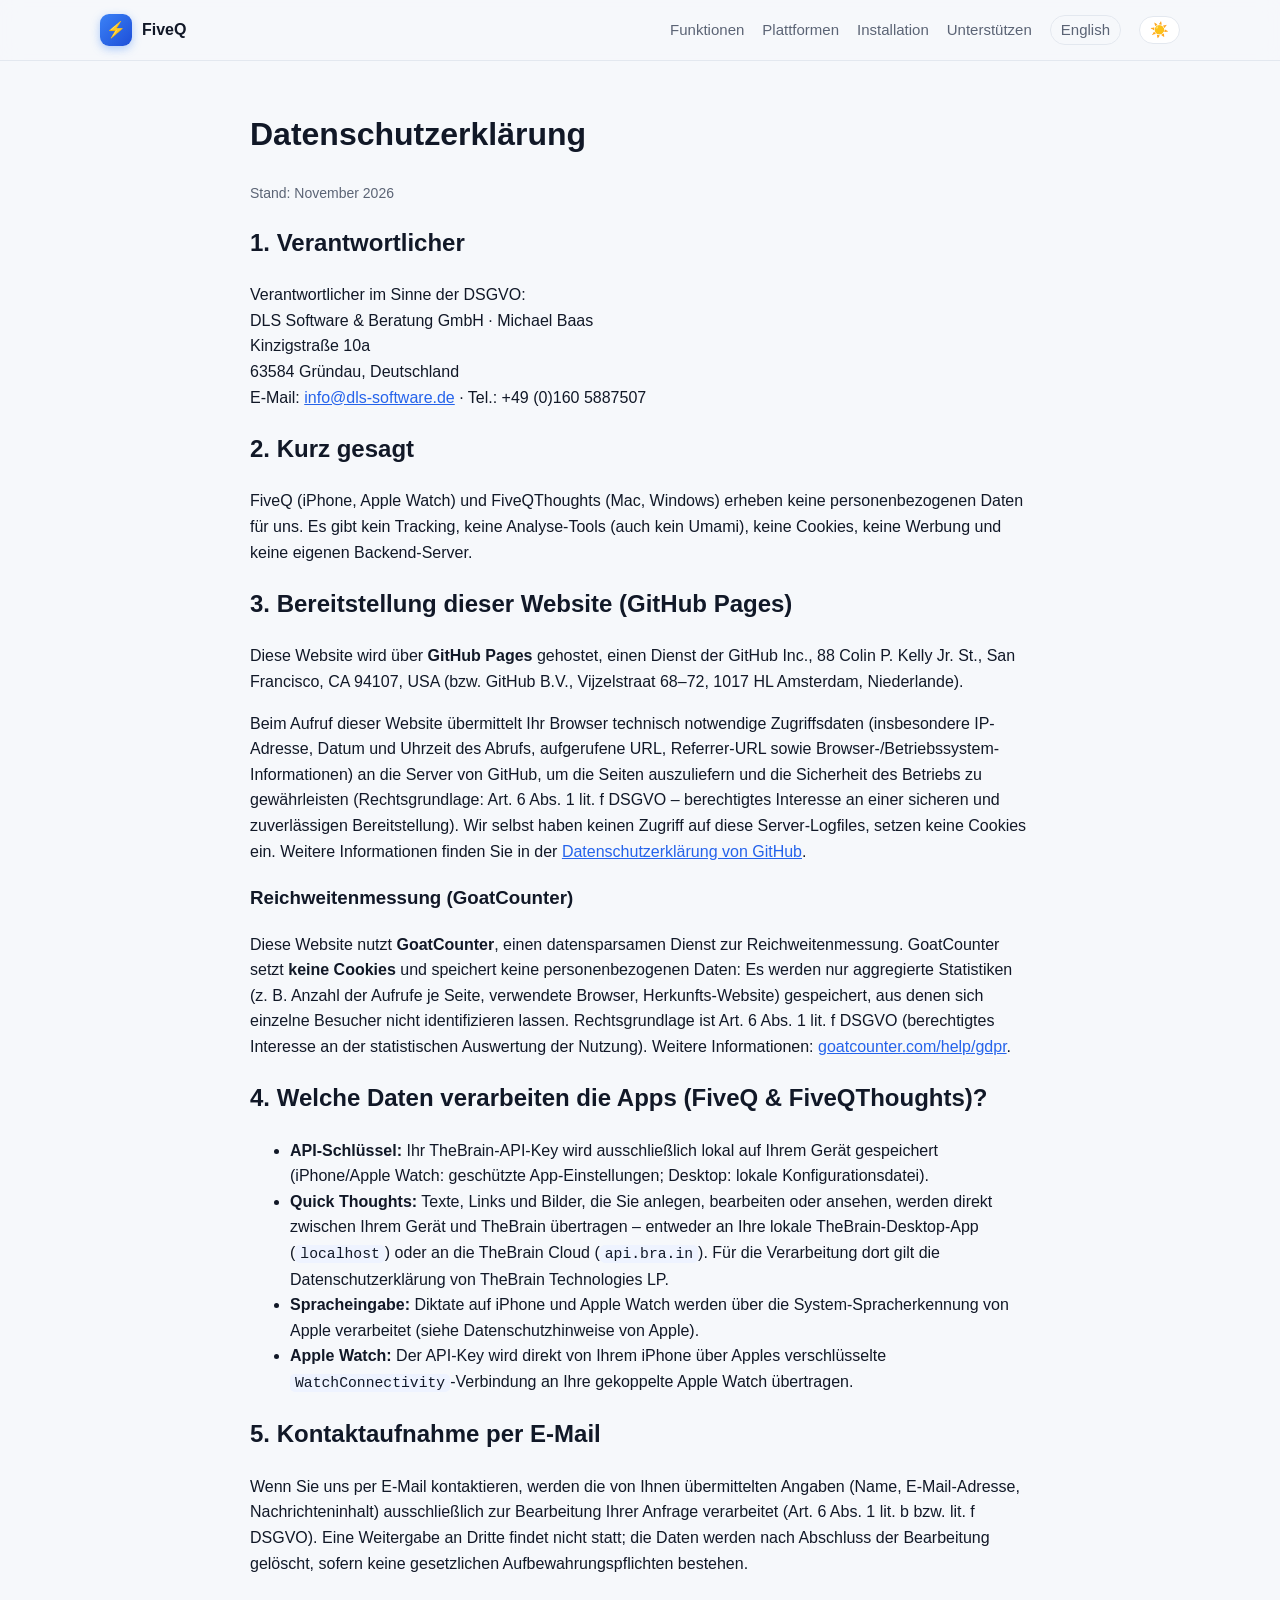
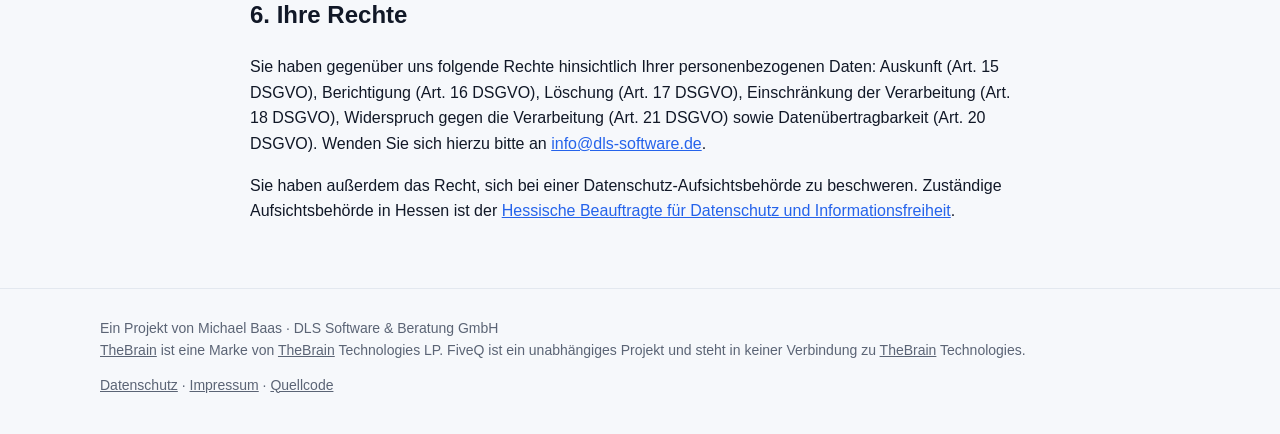
<file: docs/de/datenschutz.html>
<!doctype html>
<html lang="de">
<head>
<meta charset="utf-8">
<meta name="viewport" content="width=device-width, initial-scale=1">
<title>Datenschutzerklärung – FiveQ</title>
<meta name="description" content="Datenschutzerklärung – FiveQ">
<meta property="og:title" content="Datenschutzerklärung – FiveQ">
<meta property="og:description" content="Datenschutzerklärung – FiveQ">
<meta property="og:image" content="../img/mac-de-light.png">
<link rel="alternate" hreflang="en" href="../en/">
<link rel="icon" href="data:image/svg+xml,<svg xmlns='http://www.w3.org/2000/svg' viewBox='0 0 100 100'><text y='.9em' font-size='90'>⚡</text></svg>">
<link rel="stylesheet" href="../assets/style.css">
<script>
(function() {
  var root = document.documentElement;
  var mq = window.matchMedia("(prefers-color-scheme: dark)");
  function currentTheme() {
    var saved = localStorage.getItem("fiveq-theme");
    if (saved === "light" || saved === "dark") return saved;
    return mq.matches ? "dark" : "light";
  }
  function applyTheme(theme) {
    root.setAttribute("data-theme", theme);
    var btn = document.getElementById("theme-toggle");
    if (btn) btn.textContent = theme === "dark" ? "🌙" : "☀️";
    document.querySelectorAll("picture > source").forEach(function(src) {
      src.media = theme === "dark" ? "all" : "not all";
    });
  }
  applyTheme(currentTheme());
  window.addEventListener("DOMContentLoaded", function() {
    applyTheme(currentTheme());
    var btn = document.getElementById("theme-toggle");
    if (btn) {
      btn.addEventListener("click", function() {
        var next = currentTheme() === "dark" ? "light" : "dark";
        localStorage.setItem("fiveq-theme", next);
        applyTheme(next);
      });
    }
  });
  if (mq.addEventListener) {
    mq.addEventListener("change", function() {
      if (!localStorage.getItem("fiveq-theme")) applyTheme(currentTheme());
    });
  }
})();
</script>
<script data-goatcounter="https://mbaas.goatcounter.com/count"
        async src="//gc.zgo.at/count.js"></script>
</head>
<body>
<header class="site-header"><div class="wrap">
  <a class="logo" href="./"><span class="bolt">⚡</span> FiveQ</a>
  <nav class="site-nav"><a class="nav-section" href="#funktionen">Funktionen</a><a class="nav-section" href="#plattformen">Plattformen</a><a class="nav-section" href="#installation">Installation</a><a class="nav-section" href="#unterstuetzen">Unterstützen</a><a class="lang-switch" href="../en/" hreflang="en">English</a><button type="button" class="theme-toggle" id="theme-toggle" title="Design wechseln (Hell/Dunkel)" aria-label="Design wechseln (Hell/Dunkel)">🌓</button></nav>
</div></header>
<main>
<div class="wrap legal">
<h1>Datenschutzerklärung</h1>
<p class="note">Stand: November 2026</p>

<h2>1. Verantwortlicher</h2>
<p>Verantwortlicher im Sinne der DSGVO:<br>
DLS Software &amp; Beratung GmbH · Michael Baas<br>
Kinzigstraße 10a<br>
63584 Gründau, Deutschland<br>
E-Mail: <a href="mailto:info@dls-software.de">info@dls-software.de</a> · Tel.: +49 (0)160 5887507</p>

<h2>2. Kurz gesagt</h2>
<p>FiveQ (iPhone, Apple Watch) und FiveQThoughts (Mac, Windows) erheben keine personenbezogenen Daten für uns. Es gibt kein Tracking, keine Analyse-Tools (auch kein Umami), keine Cookies, keine Werbung und keine eigenen Backend-Server.</p>

<h2>3. Bereitstellung dieser Website (GitHub Pages)</h2>
<p>Diese Website wird über <strong>GitHub Pages</strong> gehostet, einen Dienst der GitHub Inc., 88 Colin P. Kelly Jr. St., San Francisco, CA 94107, USA (bzw. GitHub B.V., Vijzelstraat 68–72, 1017 HL Amsterdam, Niederlande).</p>
<p>Beim Aufruf dieser Website übermittelt Ihr Browser technisch notwendige Zugriffsdaten (insbesondere IP-Adresse, Datum und Uhrzeit des Abrufs, aufgerufene URL, Referrer-URL sowie Browser-/Betriebssystem-Informationen) an die Server von GitHub, um die Seiten auszuliefern und die Sicherheit des Betriebs zu gewährleisten (Rechtsgrundlage: Art. 6 Abs. 1 lit. f DSGVO – berechtigtes Interesse an einer sicheren und zuverlässigen Bereitstellung). Wir selbst haben keinen Zugriff auf diese Server-Logfiles, setzen keine Cookies ein. Weitere Informationen finden Sie in der <a href="https://docs.github.com/de/site-policy/privacy-policies/github-general-privacy-statement">Datenschutzerklärung von GitHub</a>.</p>
<h3>Reichweitenmessung (GoatCounter)</h3>
<p>Diese Website nutzt <strong>GoatCounter</strong>, einen datensparsamen Dienst zur Reichweitenmessung. GoatCounter setzt <strong>keine Cookies</strong> und speichert keine personenbezogenen Daten: Es werden nur aggregierte Statistiken (z.&nbsp;B. Anzahl der Aufrufe je Seite, verwendete Browser, Herkunfts-Website) gespeichert, aus denen sich einzelne Besucher nicht identifizieren lassen. Rechtsgrundlage ist Art. 6 Abs. 1 lit. f DSGVO (berechtigtes Interesse an der statistischen Auswertung der Nutzung). Weitere Informationen: <a href="https://www.goatcounter.com/help/gdpr">goatcounter.com/help/gdpr</a>.</p>

<h2>4. Welche Daten verarbeiten die Apps (FiveQ &amp; FiveQThoughts)?</h2>
<ul>
<li><strong>API-Schlüssel:</strong> Ihr TheBrain-API-Key wird ausschließlich lokal auf Ihrem Gerät gespeichert (iPhone/Apple Watch: geschützte App-Einstellungen; Desktop: lokale Konfigurationsdatei).</li>
<li><strong>Quick Thoughts:</strong> Texte, Links und Bilder, die Sie anlegen, bearbeiten oder ansehen, werden direkt zwischen Ihrem Gerät und TheBrain übertragen – entweder an Ihre lokale TheBrain-Desktop-App (<code>localhost</code>) oder an die TheBrain Cloud (<code>api.bra.in</code>). Für die Verarbeitung dort gilt die Datenschutzerklärung von TheBrain Technologies LP.</li>
<li><strong>Spracheingabe:</strong> Diktate auf iPhone und Apple Watch werden über die System-Spracherkennung von Apple verarbeitet (siehe Datenschutzhinweise von Apple).</li>
<li><strong>Apple Watch:</strong> Der API-Key wird direkt von Ihrem iPhone über Apples verschlüsselte <code>WatchConnectivity</code>-Verbindung an Ihre gekoppelte Apple Watch übertragen.</li>
</ul>

<h2>5. Kontaktaufnahme per E-Mail</h2>
<p>Wenn Sie uns per E-Mail kontaktieren, werden die von Ihnen übermittelten Angaben (Name, E-Mail-Adresse, Nachrichteninhalt) ausschließlich zur Bearbeitung Ihrer Anfrage verarbeitet (Art. 6 Abs. 1 lit. b bzw. lit. f DSGVO). Eine Weitergabe an Dritte findet nicht statt; die Daten werden nach Abschluss der Bearbeitung gelöscht, sofern keine gesetzlichen Aufbewahrungspflichten bestehen.</p>

<h2>6. Ihre Rechte</h2>
<p>Sie haben gegenüber uns folgende Rechte hinsichtlich Ihrer personenbezogenen Daten: Auskunft (Art. 15 DSGVO), Berichtigung (Art. 16 DSGVO), Löschung (Art. 17 DSGVO), Einschränkung der Verarbeitung (Art. 18 DSGVO), Widerspruch gegen die Verarbeitung (Art. 21 DSGVO) sowie Datenübertragbarkeit (Art. 20 DSGVO). Wenden Sie sich hierzu bitte an <a href="mailto:info@dls-software.de">info@dls-software.de</a>.</p>
<p>Sie haben außerdem das Recht, sich bei einer Datenschutz-Aufsichtsbehörde zu beschweren. Zuständige Aufsichtsbehörde in Hessen ist der <a href="https://datenschutz.hessen.de">Hessische Beauftragte für Datenschutz und Informationsfreiheit</a>.</p>
</div>
</main>
<footer><div class="wrap">
  <div>Ein Projekt von Michael Baas · DLS Software &amp; Beratung GmbH<br><span class="note"><a href="https://www.thebrain.com">TheBrain</a> ist eine Marke von <a href="https://www.thebrain.com">TheBrain</a> Technologies LP. FiveQ ist ein unabhängiges Projekt und steht in keiner Verbindung zu <a href="https://www.thebrain.com">TheBrain</a> Technologies.</span></div>
  <div><a href="datenschutz.html">Datenschutz</a> · <a href="impressum.html">Impressum</a> · <a href="https://github.com/mbaas2/FiveQThoughts">Quellcode</a></div>
</div></footer>
</body>
</html>
</file>
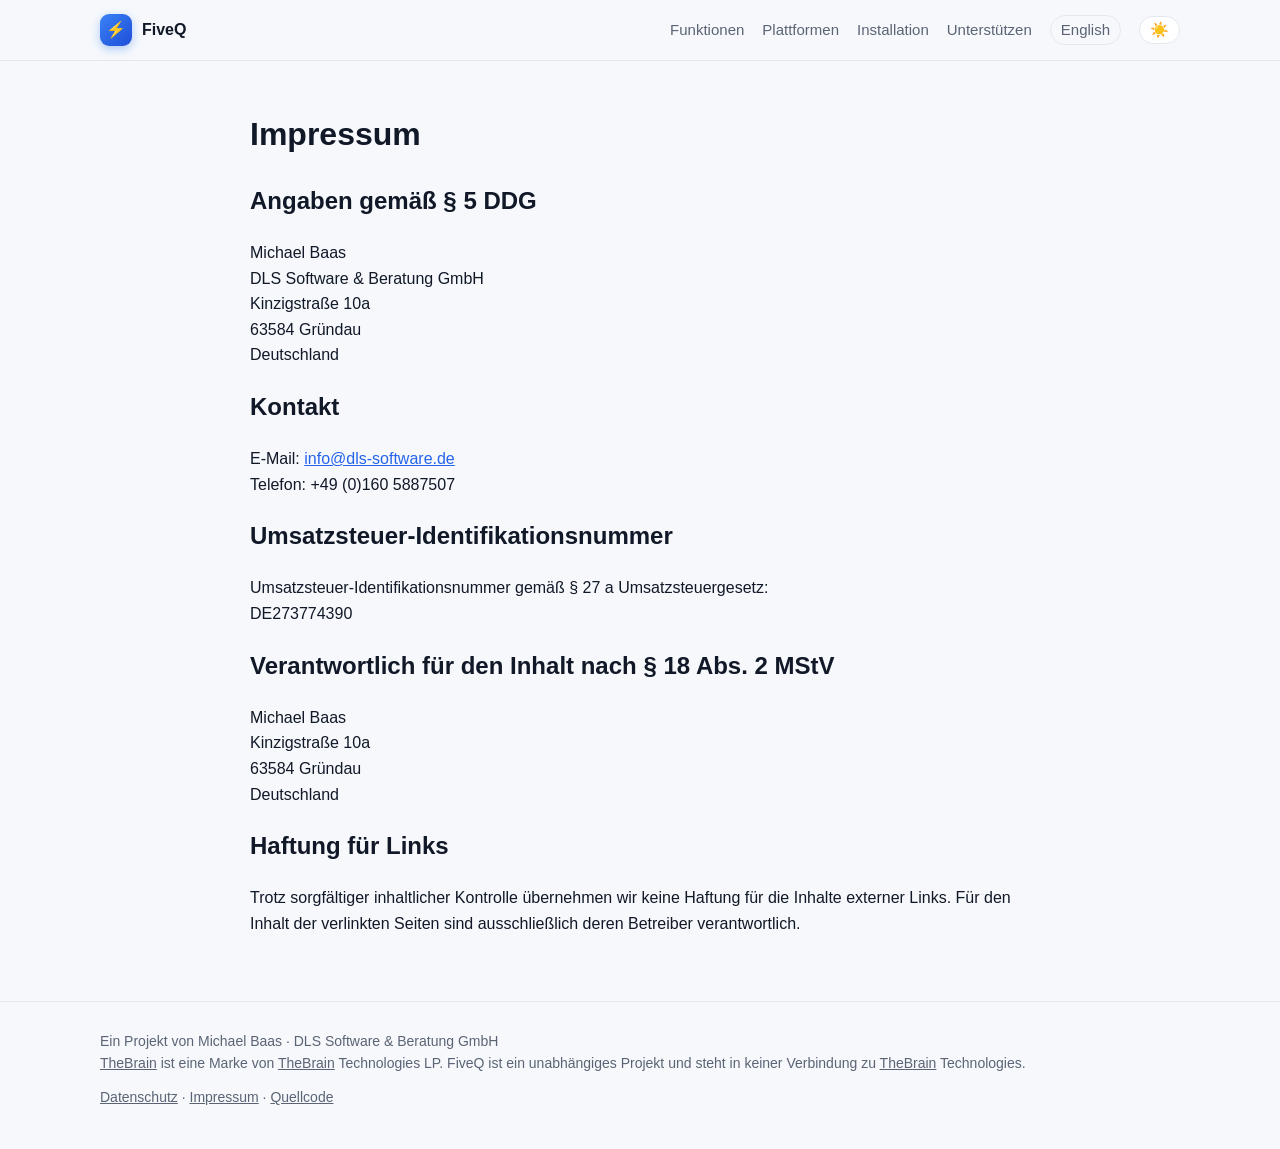
<file: docs/de/impressum.html>
<!doctype html>
<html lang="de">
<head>
<meta charset="utf-8">
<meta name="viewport" content="width=device-width, initial-scale=1">
<title>Impressum – FiveQ</title>
<meta name="description" content="Impressum – FiveQ">
<meta property="og:title" content="Impressum – FiveQ">
<meta property="og:description" content="Impressum – FiveQ">
<meta property="og:image" content="../img/mac-de-light.png">
<link rel="alternate" hreflang="en" href="../en/">
<link rel="icon" href="data:image/svg+xml,<svg xmlns='http://www.w3.org/2000/svg' viewBox='0 0 100 100'><text y='.9em' font-size='90'>⚡</text></svg>">
<link rel="stylesheet" href="../assets/style.css">
<script>
(function() {
  var root = document.documentElement;
  var mq = window.matchMedia("(prefers-color-scheme: dark)");
  function currentTheme() {
    var saved = localStorage.getItem("fiveq-theme");
    if (saved === "light" || saved === "dark") return saved;
    return mq.matches ? "dark" : "light";
  }
  function applyTheme(theme) {
    root.setAttribute("data-theme", theme);
    var btn = document.getElementById("theme-toggle");
    if (btn) btn.textContent = theme === "dark" ? "🌙" : "☀️";
    document.querySelectorAll("picture > source").forEach(function(src) {
      src.media = theme === "dark" ? "all" : "not all";
    });
  }
  applyTheme(currentTheme());
  window.addEventListener("DOMContentLoaded", function() {
    applyTheme(currentTheme());
    var btn = document.getElementById("theme-toggle");
    if (btn) {
      btn.addEventListener("click", function() {
        var next = currentTheme() === "dark" ? "light" : "dark";
        localStorage.setItem("fiveq-theme", next);
        applyTheme(next);
      });
    }
  });
  if (mq.addEventListener) {
    mq.addEventListener("change", function() {
      if (!localStorage.getItem("fiveq-theme")) applyTheme(currentTheme());
    });
  }
})();
</script>
<script data-goatcounter="https://mbaas.goatcounter.com/count"
        async src="//gc.zgo.at/count.js"></script>
</head>
<body>
<header class="site-header"><div class="wrap">
  <a class="logo" href="./"><span class="bolt">⚡</span> FiveQ</a>
  <nav class="site-nav"><a class="nav-section" href="#funktionen">Funktionen</a><a class="nav-section" href="#plattformen">Plattformen</a><a class="nav-section" href="#installation">Installation</a><a class="nav-section" href="#unterstuetzen">Unterstützen</a><a class="lang-switch" href="../en/" hreflang="en">English</a><button type="button" class="theme-toggle" id="theme-toggle" title="Design wechseln (Hell/Dunkel)" aria-label="Design wechseln (Hell/Dunkel)">🌓</button></nav>
</div></header>
<main>
<div class="wrap legal">
<h1>Impressum</h1>
<h2>Angaben gemäß § 5 DDG</h2>
<p>Michael Baas<br>
DLS Software &amp; Beratung GmbH<br>
Kinzigstraße 10a<br>
63584 Gründau<br>
Deutschland</p>

<h2>Kontakt</h2>
<p>E-Mail: <a href="mailto:info@dls-software.de">info@dls-software.de</a><br>
Telefon: +49 (0)160 5887507</p>

<h2>Umsatzsteuer-Identifikationsnummer</h2>
<p>Umsatzsteuer-Identifikationsnummer gemäß § 27 a Umsatzsteuergesetz:<br>
DE273774390</p>

<h2>Verantwortlich für den Inhalt nach § 18 Abs. 2 MStV</h2>
<p>Michael Baas<br>
Kinzigstraße 10a<br>
63584 Gründau<br>
Deutschland</p>

<h2>Haftung für Links</h2>
<p>Trotz sorgfältiger inhaltlicher Kontrolle übernehmen wir keine Haftung für die Inhalte externer Links. Für den Inhalt der verlinkten Seiten sind ausschließlich deren Betreiber verantwortlich.</p>
</div>
</main>
<footer><div class="wrap">
  <div>Ein Projekt von Michael Baas · DLS Software &amp; Beratung GmbH<br><span class="note"><a href="https://www.thebrain.com">TheBrain</a> ist eine Marke von <a href="https://www.thebrain.com">TheBrain</a> Technologies LP. FiveQ ist ein unabhängiges Projekt und steht in keiner Verbindung zu <a href="https://www.thebrain.com">TheBrain</a> Technologies.</span></div>
  <div><a href="datenschutz.html">Datenschutz</a> · <a href="impressum.html">Impressum</a> · <a href="https://github.com/mbaas2/FiveQThoughts">Quellcode</a></div>
</div></footer>
</body>
</html>
</file>
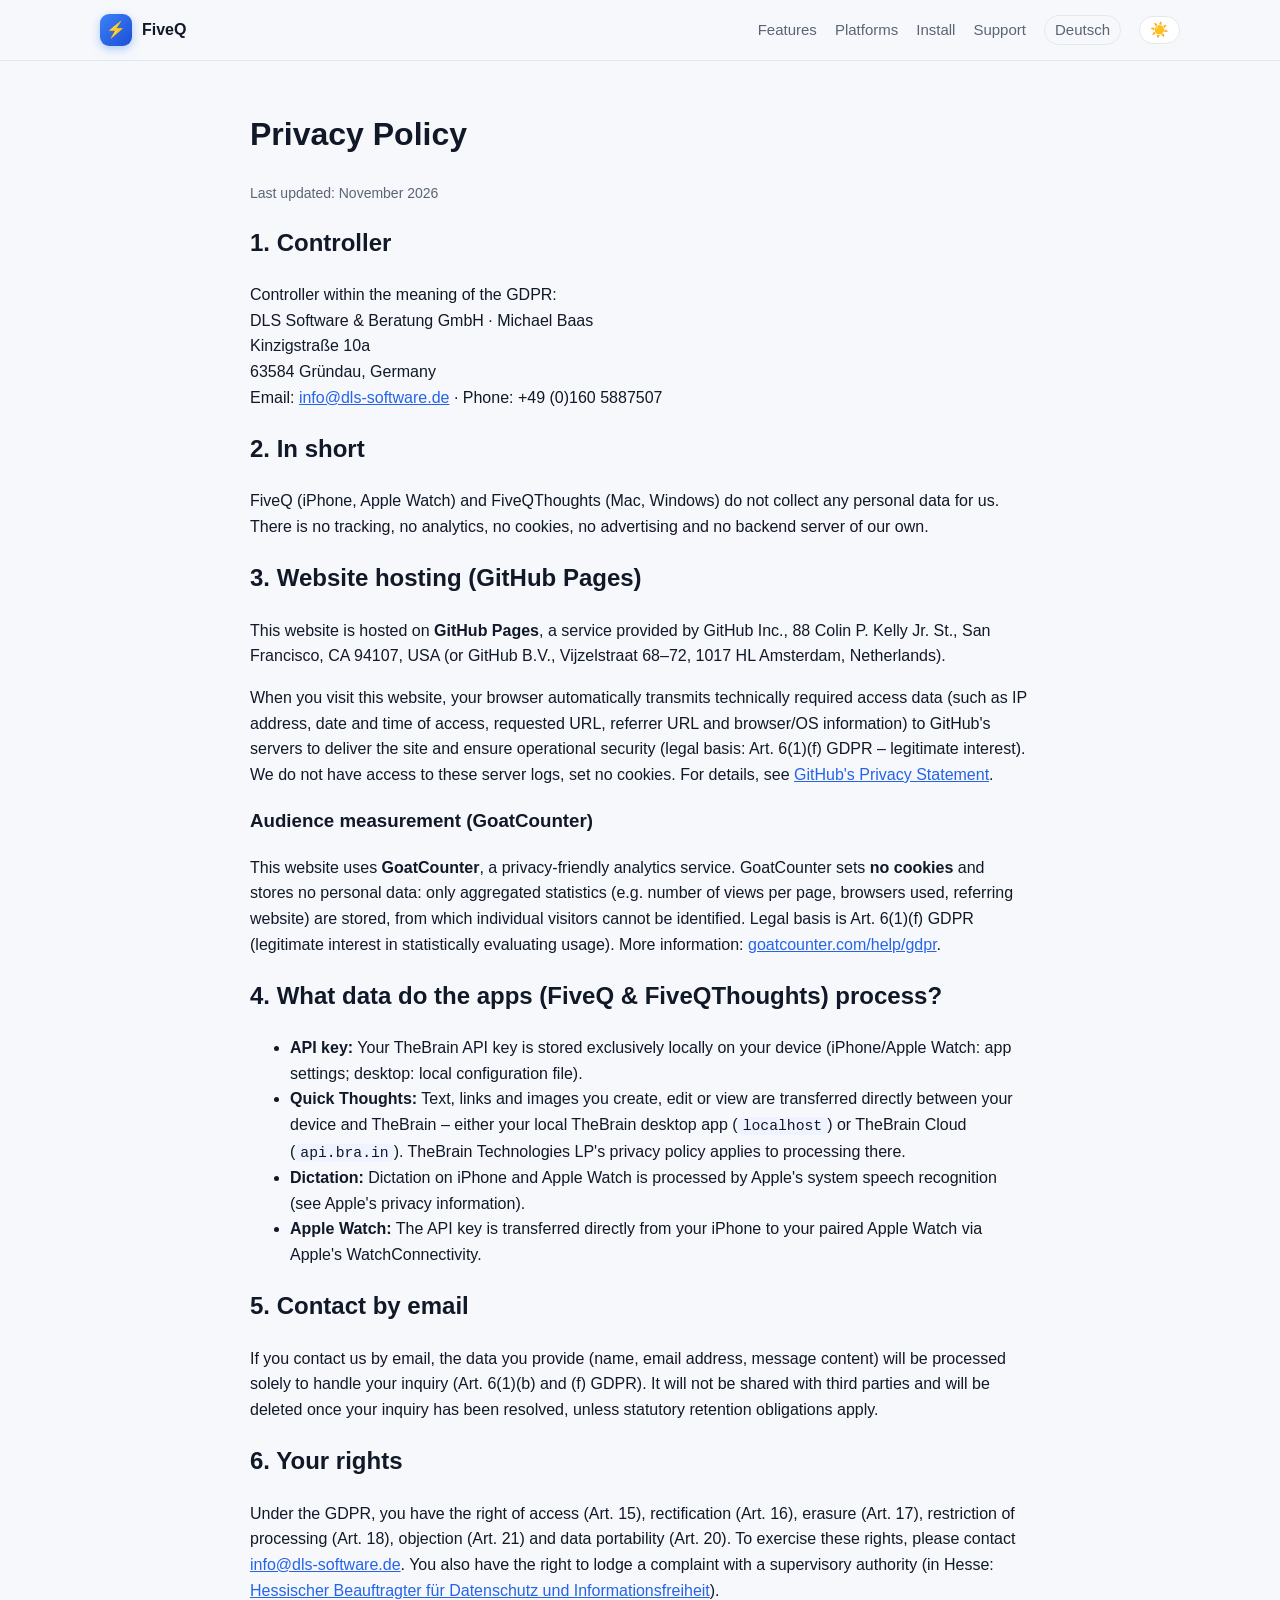
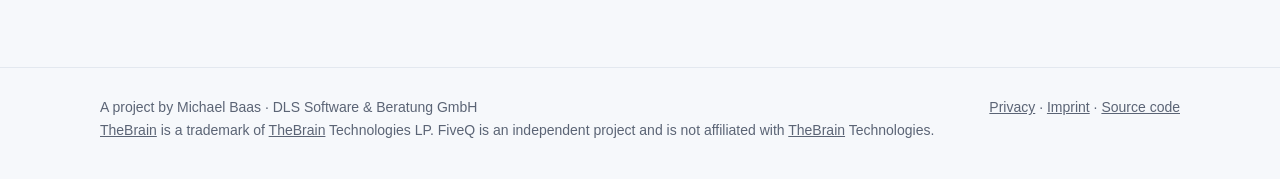
<file: docs/en/privacy.html>
<!doctype html>
<html lang="en">
<head>
<meta charset="utf-8">
<meta name="viewport" content="width=device-width, initial-scale=1">
<title>Privacy Policy – FiveQ</title>
<meta name="description" content="Privacy Policy – FiveQ">
<meta property="og:title" content="Privacy Policy – FiveQ">
<meta property="og:description" content="Privacy Policy – FiveQ">
<meta property="og:image" content="../img/mac-en-light.png">
<link rel="alternate" hreflang="de" href="../de/">
<link rel="icon" href="data:image/svg+xml,<svg xmlns='http://www.w3.org/2000/svg' viewBox='0 0 100 100'><text y='.9em' font-size='90'>⚡</text></svg>">
<link rel="stylesheet" href="../assets/style.css">
<script>
(function() {
  var root = document.documentElement;
  var mq = window.matchMedia("(prefers-color-scheme: dark)");
  function currentTheme() {
    var saved = localStorage.getItem("fiveq-theme");
    if (saved === "light" || saved === "dark") return saved;
    return mq.matches ? "dark" : "light";
  }
  function applyTheme(theme) {
    root.setAttribute("data-theme", theme);
    var btn = document.getElementById("theme-toggle");
    if (btn) btn.textContent = theme === "dark" ? "🌙" : "☀️";
    document.querySelectorAll("picture > source").forEach(function(src) {
      src.media = theme === "dark" ? "all" : "not all";
    });
  }
  applyTheme(currentTheme());
  window.addEventListener("DOMContentLoaded", function() {
    applyTheme(currentTheme());
    var btn = document.getElementById("theme-toggle");
    if (btn) {
      btn.addEventListener("click", function() {
        var next = currentTheme() === "dark" ? "light" : "dark";
        localStorage.setItem("fiveq-theme", next);
        applyTheme(next);
      });
    }
  });
  if (mq.addEventListener) {
    mq.addEventListener("change", function() {
      if (!localStorage.getItem("fiveq-theme")) applyTheme(currentTheme());
    });
  }
})();
</script>
<script data-goatcounter="https://mbaas.goatcounter.com/count"
        async src="//gc.zgo.at/count.js"></script>
</head>
<body>
<header class="site-header"><div class="wrap">
  <a class="logo" href="./"><span class="bolt">⚡</span> FiveQ</a>
  <nav class="site-nav"><a class="nav-section" href="#features">Features</a><a class="nav-section" href="#platforms">Platforms</a><a class="nav-section" href="#install">Install</a><a class="nav-section" href="#support">Support</a><a class="lang-switch" href="../de/" hreflang="de">Deutsch</a><button type="button" class="theme-toggle" id="theme-toggle" title="Toggle theme (Light/Dark)" aria-label="Toggle theme (Light/Dark)">🌓</button></nav>
</div></header>
<main>
<div class="wrap legal">
<h1>Privacy Policy</h1>
<p class="note">Last updated: November 2026</p>

<h2>1. Controller</h2>
<p>Controller within the meaning of the GDPR:<br>
DLS Software &amp; Beratung GmbH · Michael Baas<br>
Kinzigstraße 10a<br>
63584 Gründau, Germany<br>
Email: <a href="mailto:info@dls-software.de">info@dls-software.de</a> · Phone: +49 (0)160 5887507</p>

<h2>2. In short</h2>
<p>FiveQ (iPhone, Apple Watch) and FiveQThoughts (Mac, Windows) do not collect any personal data for us. There is no tracking, no analytics, no cookies, no advertising and no backend server of our own.</p>

<h2>3. Website hosting (GitHub Pages)</h2>
<p>This website is hosted on <strong>GitHub Pages</strong>, a service provided by GitHub Inc., 88 Colin P. Kelly Jr. St., San Francisco, CA 94107, USA (or GitHub B.V., Vijzelstraat 68–72, 1017 HL Amsterdam, Netherlands).</p>
<p>When you visit this website, your browser automatically transmits technically required access data (such as IP address, date and time of access, requested URL, referrer URL and browser/OS information) to GitHub's servers to deliver the site and ensure operational security (legal basis: Art. 6(1)(f) GDPR – legitimate interest). We do not have access to these server logs, set no cookies. For details, see <a href="https://docs.github.com/en/site-policy/privacy-policies/github-general-privacy-statement">GitHub's Privacy Statement</a>.</p>
<h3>Audience measurement (GoatCounter)</h3>
<p>This website uses <strong>GoatCounter</strong>, a privacy-friendly analytics service. GoatCounter sets <strong>no cookies</strong> and stores no personal data: only aggregated statistics (e.g. number of views per page, browsers used, referring website) are stored, from which individual visitors cannot be identified. Legal basis is Art. 6(1)(f) GDPR (legitimate interest in statistically evaluating usage). More information: <a href="https://www.goatcounter.com/help/gdpr">goatcounter.com/help/gdpr</a>.</p>

<h2>4. What data do the apps (FiveQ &amp; FiveQThoughts) process?</h2>
<ul>
<li><strong>API key:</strong> Your TheBrain API key is stored exclusively locally on your device (iPhone/Apple Watch: app settings; desktop: local configuration file).</li>
<li><strong>Quick Thoughts:</strong> Text, links and images you create, edit or view are transferred directly between your device and TheBrain – either your local TheBrain desktop app (<code>localhost</code>) or TheBrain Cloud (<code>api.bra.in</code>). TheBrain Technologies LP's privacy policy applies to processing there.</li>
<li><strong>Dictation:</strong> Dictation on iPhone and Apple Watch is processed by Apple's system speech recognition (see Apple's privacy information).</li>
<li><strong>Apple Watch:</strong> The API key is transferred directly from your iPhone to your paired Apple Watch via Apple's WatchConnectivity.</li>
</ul>

<h2>5. Contact by email</h2>
<p>If you contact us by email, the data you provide (name, email address, message content) will be processed solely to handle your inquiry (Art. 6(1)(b) and (f) GDPR). It will not be shared with third parties and will be deleted once your inquiry has been resolved, unless statutory retention obligations apply.</p>

<h2>6. Your rights</h2>
<p>Under the GDPR, you have the right of access (Art. 15), rectification (Art. 16), erasure (Art. 17), restriction of processing (Art. 18), objection (Art. 21) and data portability (Art. 20). To exercise these rights, please contact <a href="mailto:info@dls-software.de">info@dls-software.de</a>. You also have the right to lodge a complaint with a supervisory authority (in Hesse: <a href="https://datenschutz.hessen.de">Hessischer Beauftragter für Datenschutz und Informationsfreiheit</a>).</p>
</div>
</main>
<footer><div class="wrap">
  <div>A project by Michael Baas · DLS Software &amp; Beratung GmbH<br><span class="note"><a href="https://www.thebrain.com">TheBrain</a> is a trademark of <a href="https://www.thebrain.com">TheBrain</a> Technologies LP. FiveQ is an independent project and is not affiliated with <a href="https://www.thebrain.com">TheBrain</a> Technologies.</span></div>
  <div><a href="privacy.html">Privacy</a> · <a href="../de/impressum.html">Imprint</a> · <a href="https://github.com/mbaas2/FiveQThoughts">Source code</a></div>
</div></footer>
</body>
</html>
</file>
<file: docs/assets/style.css>
:root, :root[data-theme="light"] {
  --bg: #f6f8fb;
  --bg-elev: #ffffff;
  --text: #111827;
  --muted: #5b6475;
  --border: #e3e8ef;
  --accent: #2563eb;
  --accent-2: #1d4ed8;
  --chip: #eef3ff;
  --shadow: 0 10px 30px rgba(17, 24, 39, 0.08);
  color-scheme: light;
}
@media (prefers-color-scheme: dark) {
  :root:not([data-theme="light"]) {
    --bg: #0d1219;
    --bg-elev: #161e2b;
    --text: #e6edf7;
    --muted: #94a3b8;
    --border: #253044;
    --accent: #60a5fa;
    --accent-2: #3b82f6;
    --chip: #1c2a42;
    --shadow: 0 10px 30px rgba(0, 0, 0, 0.35);
    color-scheme: dark;
  }
}
:root[data-theme="dark"] {
  --bg: #0d1219;
  --bg-elev: #161e2b;
  --text: #e6edf7;
  --muted: #94a3b8;
  --border: #253044;
  --accent: #60a5fa;
  --accent-2: #3b82f6;
  --chip: #1c2a42;
  --shadow: 0 10px 30px rgba(0, 0, 0, 0.35);
  color-scheme: dark;
}

* { box-sizing: border-box; }
html { scroll-behavior: smooth; }
body {
  margin: 0;
  background: var(--bg);
  color: var(--text);
  font: 16px/1.6 -apple-system, BlinkMacSystemFont, "Segoe UI", Roboto, "Helvetica Neue", Arial, sans-serif;
}
a { color: var(--accent); }
img { max-width: 100%; display: block; }
.wrap { max-width: 1120px; margin: 0 auto; padding: 0 20px; }

/* Header */
.site-header {
  position: sticky; top: 0; z-index: 10;
  background: color-mix(in srgb, var(--bg) 88%, transparent);
  backdrop-filter: blur(10px);
  border-bottom: 1px solid var(--border);
}
.site-header .wrap { display: flex; align-items: center; gap: 16px; height: 60px; }
.logo { display: flex; align-items: center; gap: 10px; font-weight: 700; color: var(--text); text-decoration: none; }
.bolt {
  width: 32px; height: 32px; border-radius: 9px; display: inline-flex; align-items: center; justify-content: center;
  background: linear-gradient(135deg, #3b82f6, #1d4ed8); box-shadow: 0 3px 10px rgba(59, 130, 246, 0.4);
}
.site-nav { margin-left: auto; display: flex; gap: 18px; align-items: center; font-size: 15px; }
.site-nav a { color: var(--muted); text-decoration: none; }
.site-nav a:hover { color: var(--text); }
.lang-switch { border: 1px solid var(--border); border-radius: 999px; padding: 2px 10px; }
.theme-toggle {
  border: 1px solid var(--border);
  border-radius: 999px;
  background: var(--bg-elev);
  color: var(--text);
  padding: 2px 10px;
  font-size: 15px;
  line-height: 1.5;
  cursor: pointer;
}
.theme-toggle:hover { border-color: var(--accent); }
@media (max-width: 720px) { .site-nav .nav-section { display: none; } }

/* Hero */
.hero { padding: 64px 0 40px; text-align: center; }
.hero h1 { font-size: clamp(32px, 5vw, 52px); line-height: 1.1; margin: 0 0 16px; letter-spacing: -0.02em; }
.hero p.lead { font-size: 19px; color: var(--muted); max-width: 720px; margin: 0 auto 28px; }
.badges { display: flex; flex-wrap: wrap; justify-content: center; gap: 8px; margin-bottom: 28px; }
.badge { background: var(--chip); border-radius: 999px; padding: 4px 12px; font-size: 14px; }
.cta { display: flex; flex-wrap: wrap; gap: 12px; justify-content: center; }
.btn {
  display: inline-block; padding: 11px 20px; border-radius: 10px; font-weight: 600; text-decoration: none;
  border: 1px solid var(--border); color: var(--text); background: var(--bg-elev);
}
.btn.primary { background: var(--accent-2); border-color: var(--accent-2); color: #fff; }
.hero-shot { margin: 44px auto 0; max-width: 1000px; }
.shot { border-radius: 12px; box-shadow: var(--shadow); border: 1px solid var(--border); }

/* Sections */
section { padding: 56px 0; border-top: 1px solid var(--border); }
section h2 { font-size: 30px; margin: 0 0 8px; letter-spacing: -0.01em; }
section .sub { color: var(--muted); margin: 0 0 28px; }

.features { display: grid; grid-template-columns: repeat(auto-fit, minmax(240px, 1fr)); gap: 16px; }
.feature { background: var(--bg-elev); border: 1px solid var(--border); border-radius: 12px; padding: 18px; }
.feature .ico { font-size: 24px; }
.feature h3 { margin: 6px 0 4px; font-size: 17px; }
.feature p { margin: 0; color: var(--muted); font-size: 15px; }

.platform { display: grid; grid-template-columns: 1fr 1fr; gap: 36px; align-items: center; margin-bottom: 56px; }
.platform:last-child { margin-bottom: 0; }
.platform.reverse .pl-text { order: 2; }
.platform h3 { font-size: 24px; margin: 0 0 8px; }
.platform ul { padding-left: 20px; color: var(--muted); }
.platform li { margin: 4px 0; }
.phones { display: flex; gap: 14px; justify-content: center; align-items: flex-start; }
.phones picture { display: block; }
.phones > * { width: 46%; max-width: 260px; }
.phones img { border-radius: 28px; }
.phones picture img { width: 100%; }
.phones.watch > * { max-width: 200px; }
.phones.watch img { border-radius: 44px; }
@media (max-width: 820px) {
  .platform { grid-template-columns: 1fr; }
  .platform.reverse .pl-text { order: 0; }
}
.placeholder {
  border: 2px dashed var(--border); border-radius: 12px; padding: 48px 20px; text-align: center; color: var(--muted);
  background: var(--bg-elev);
}

/* Install */
.install { display: grid; grid-template-columns: repeat(auto-fit, minmax(260px, 1fr)); gap: 16px; }
.install .card { background: var(--bg-elev); border: 1px solid var(--border); border-radius: 12px; padding: 20px; }
.install h3 { margin: 0 0 8px; }
.install ol { padding-left: 20px; margin: 8px 0 0; }
.install li { margin: 6px 0; }
code { background: var(--chip); border-radius: 5px; padding: 1px 5px; font-size: 0.92em; }
.note { color: var(--muted); font-size: 14px; }

/* Support */
.support { text-align: center; }
.support .cta { margin-top: 16px; }

footer { border-top: 1px solid var(--border); padding: 28px 0 40px; color: var(--muted); font-size: 14px; }
footer .wrap { display: flex; flex-wrap: wrap; gap: 12px 24px; justify-content: space-between; }
footer a { color: var(--muted); }

/* Legal pages */
.legal { padding: 48px 0; max-width: 780px; }
.legal h1 { margin-top: 0; }
.todo { background: #fff4cc; color: #6b4e00; padding: 2px 6px; border-radius: 4px; }
</file>
